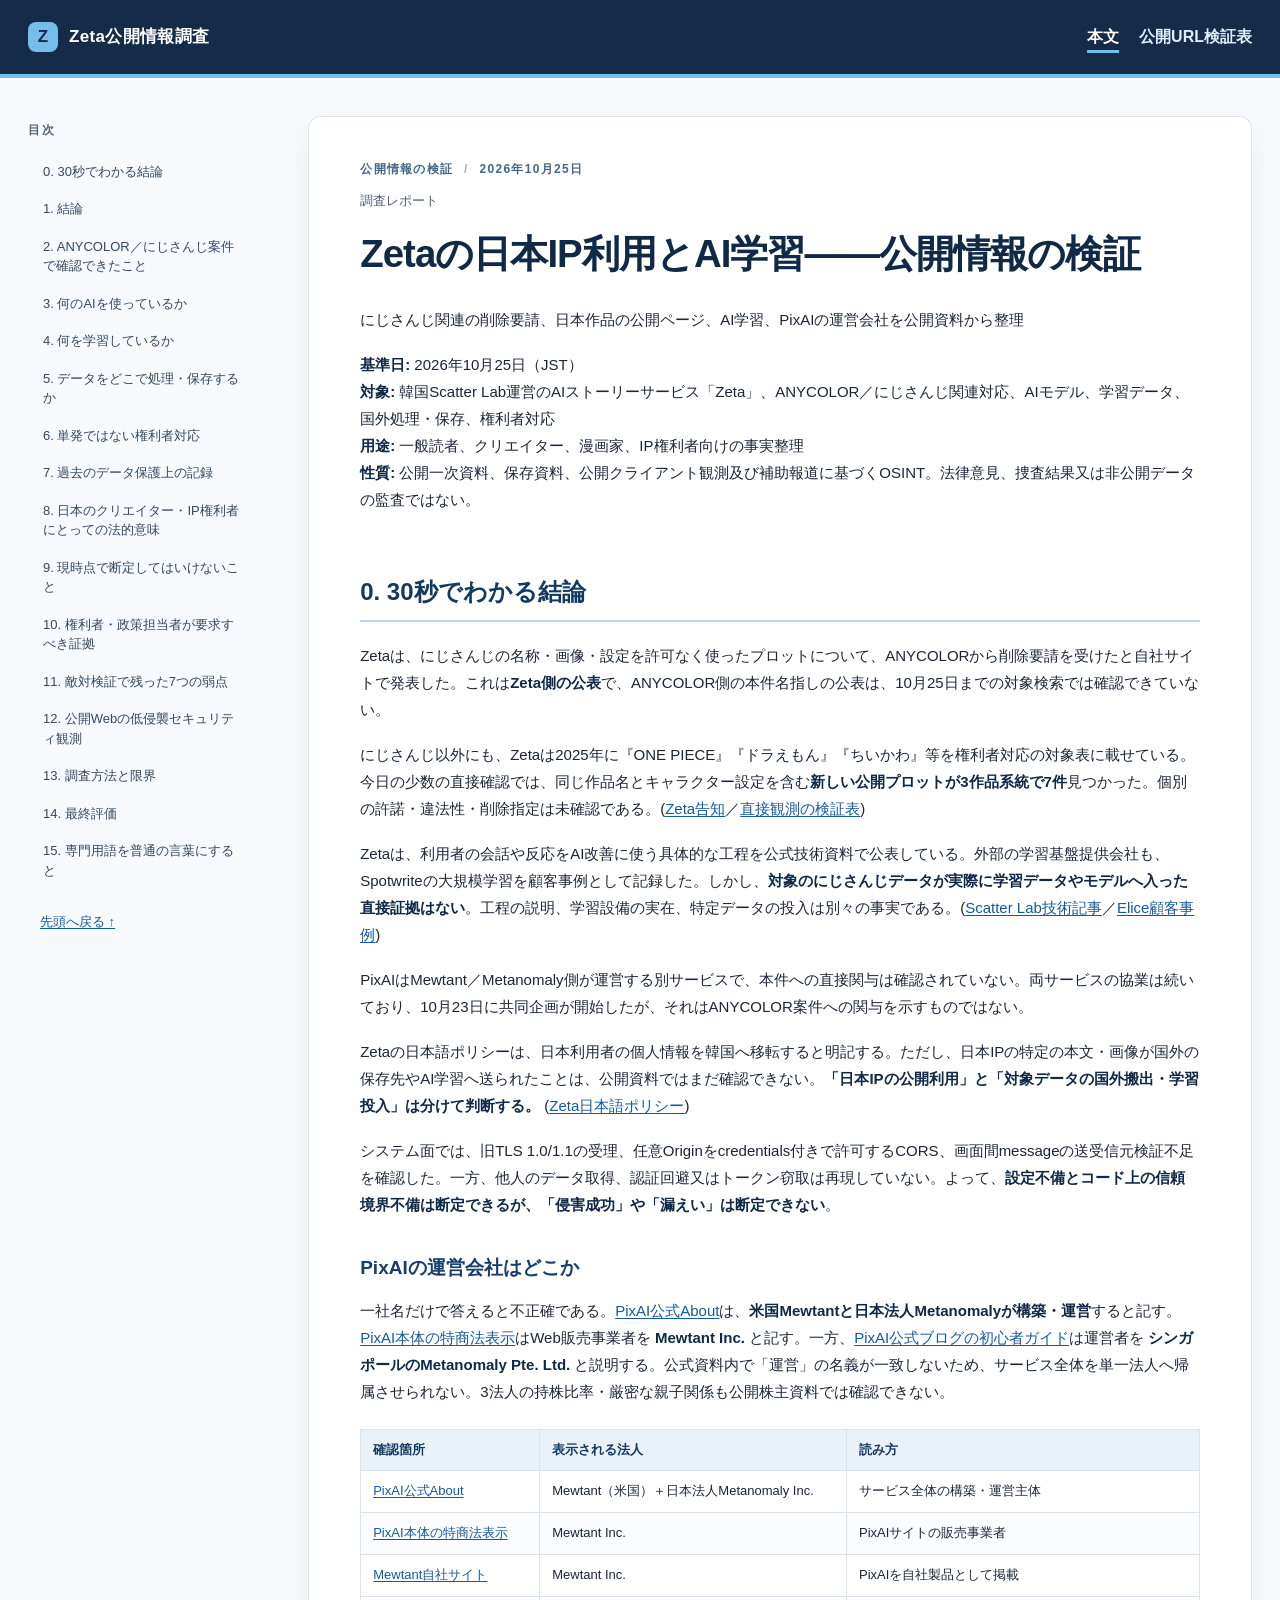
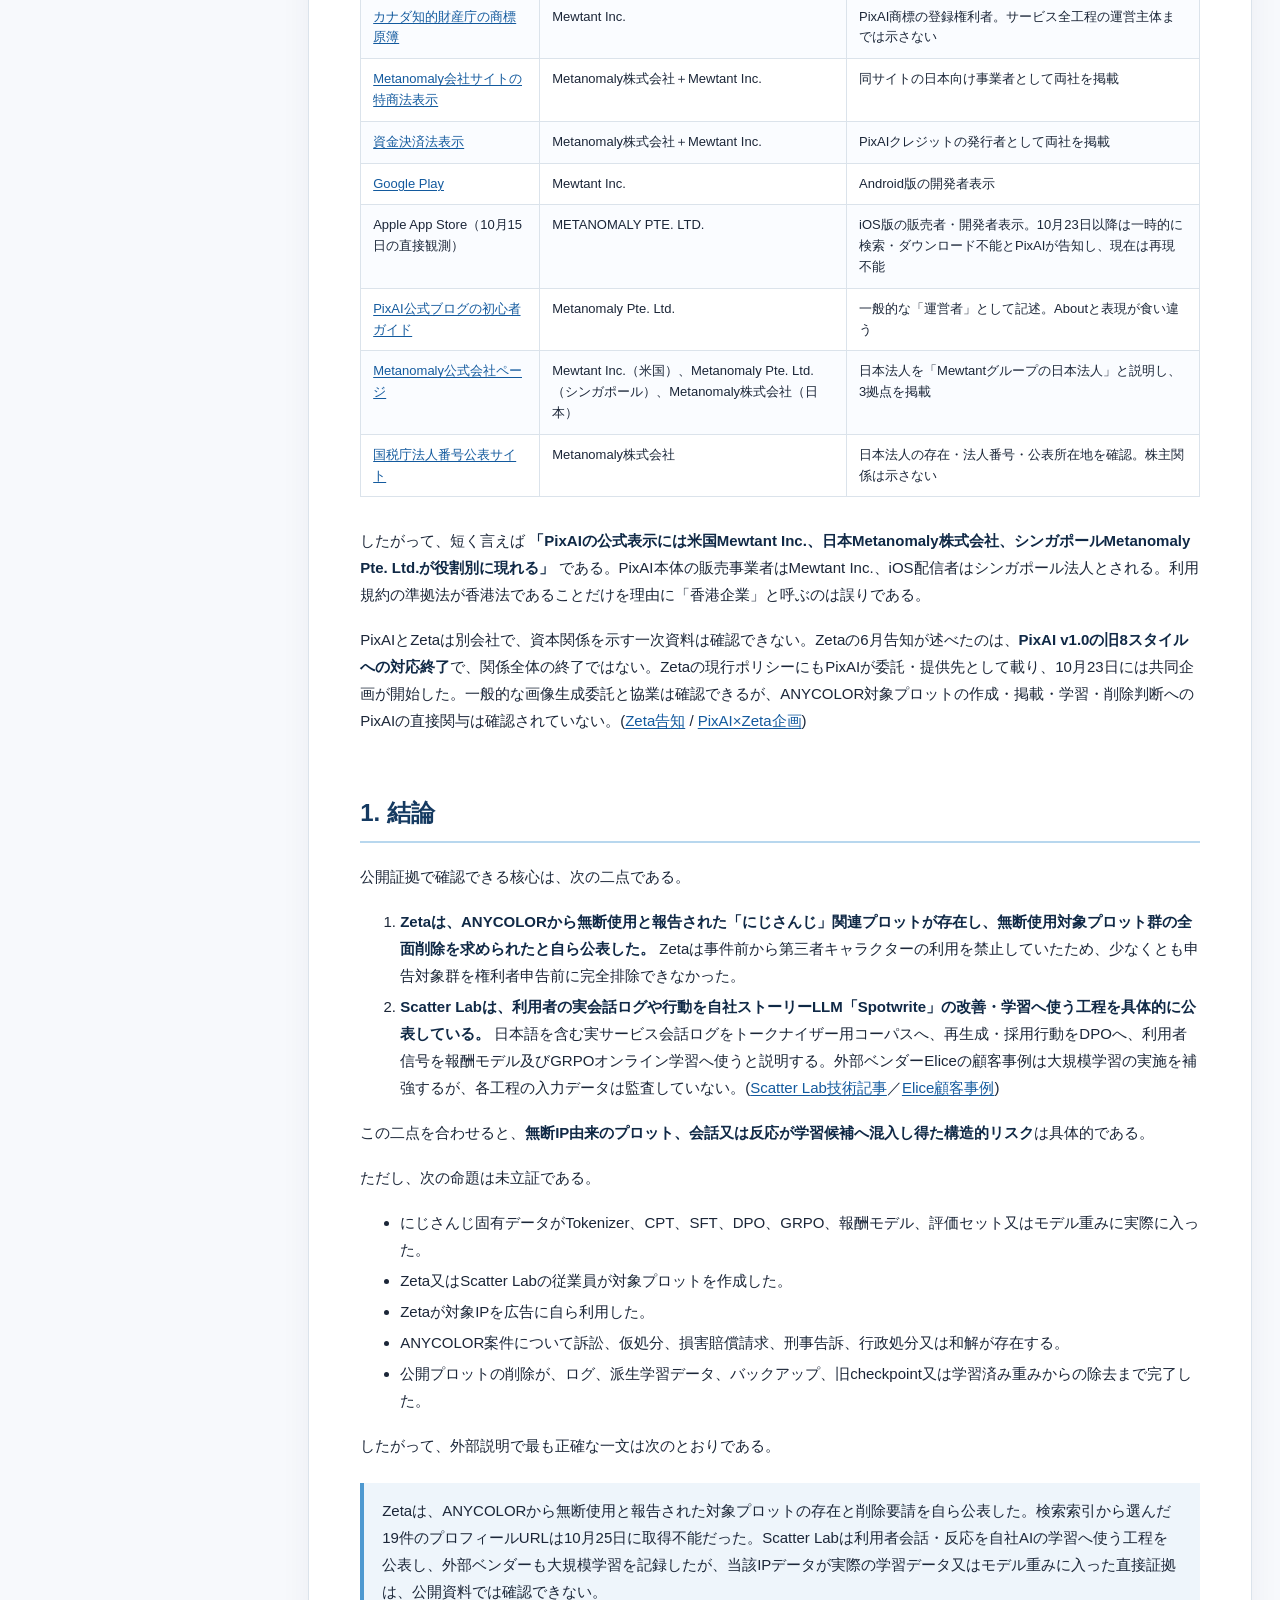
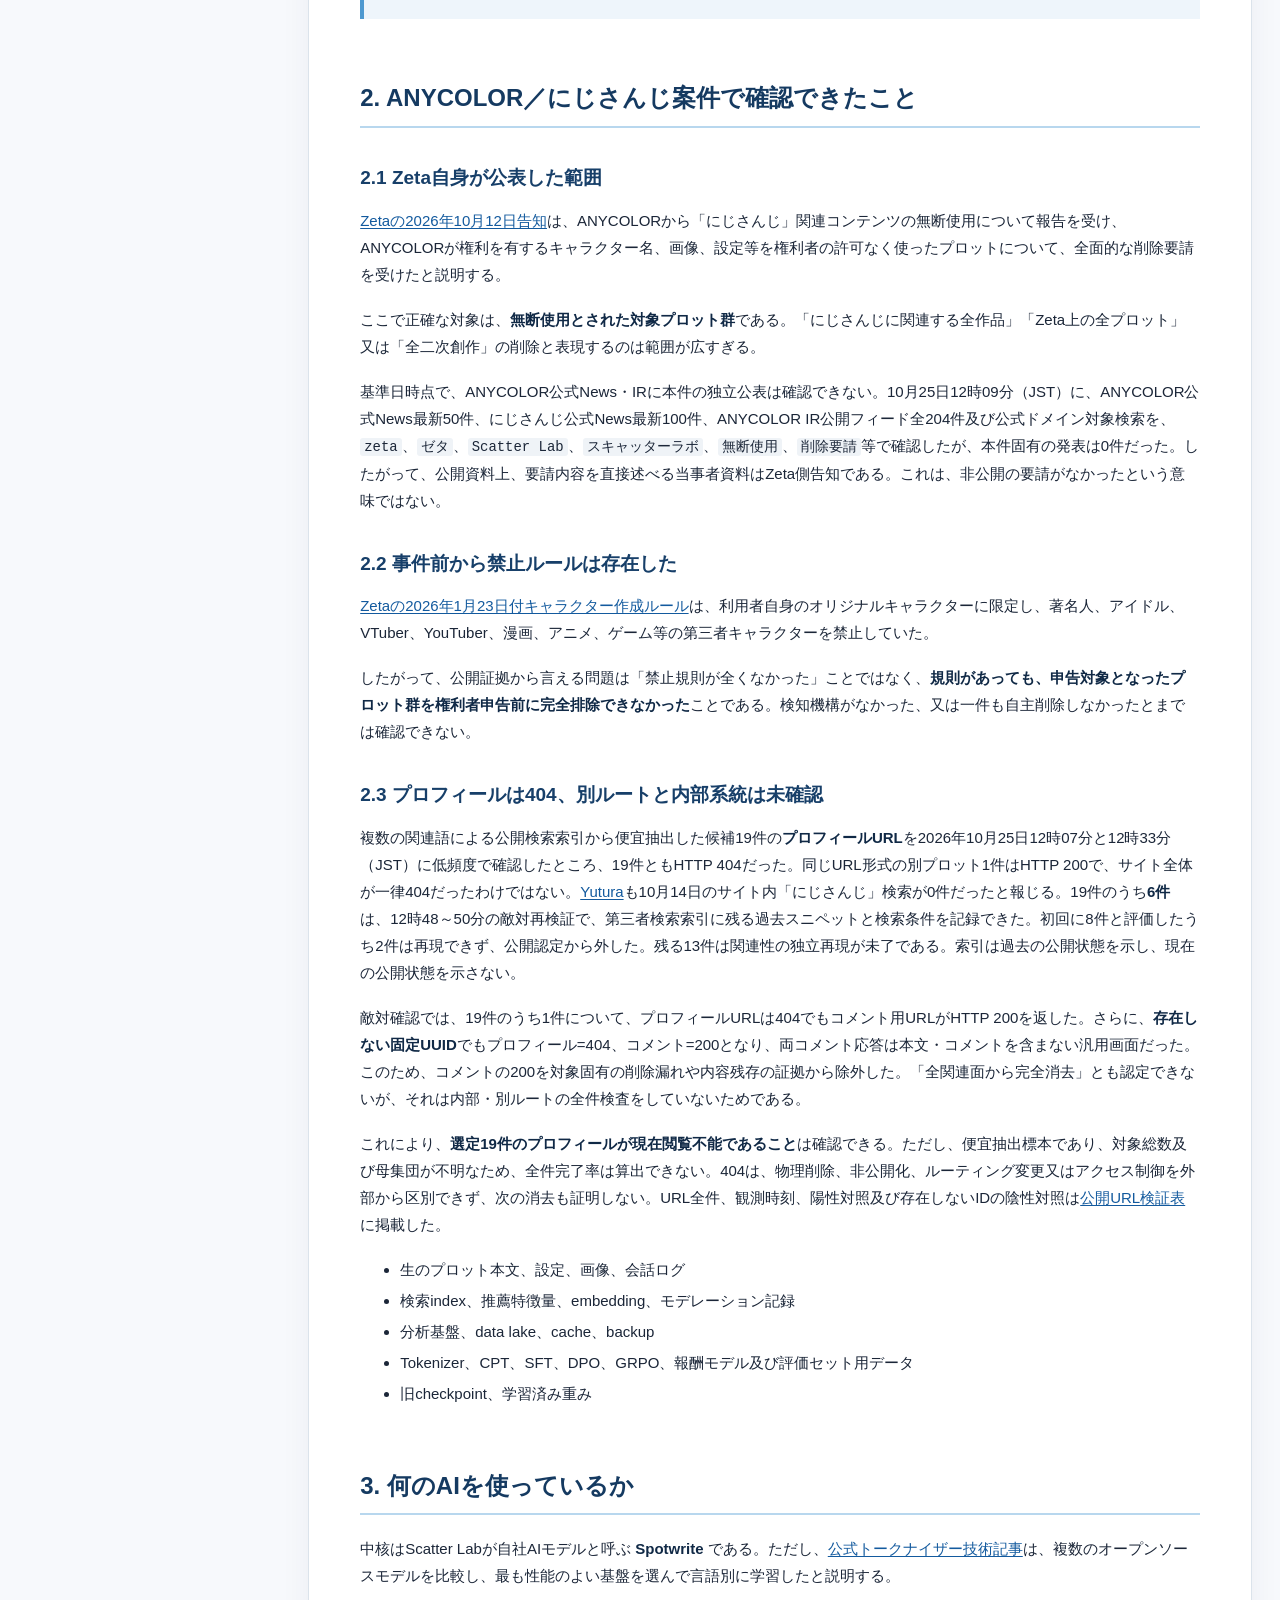
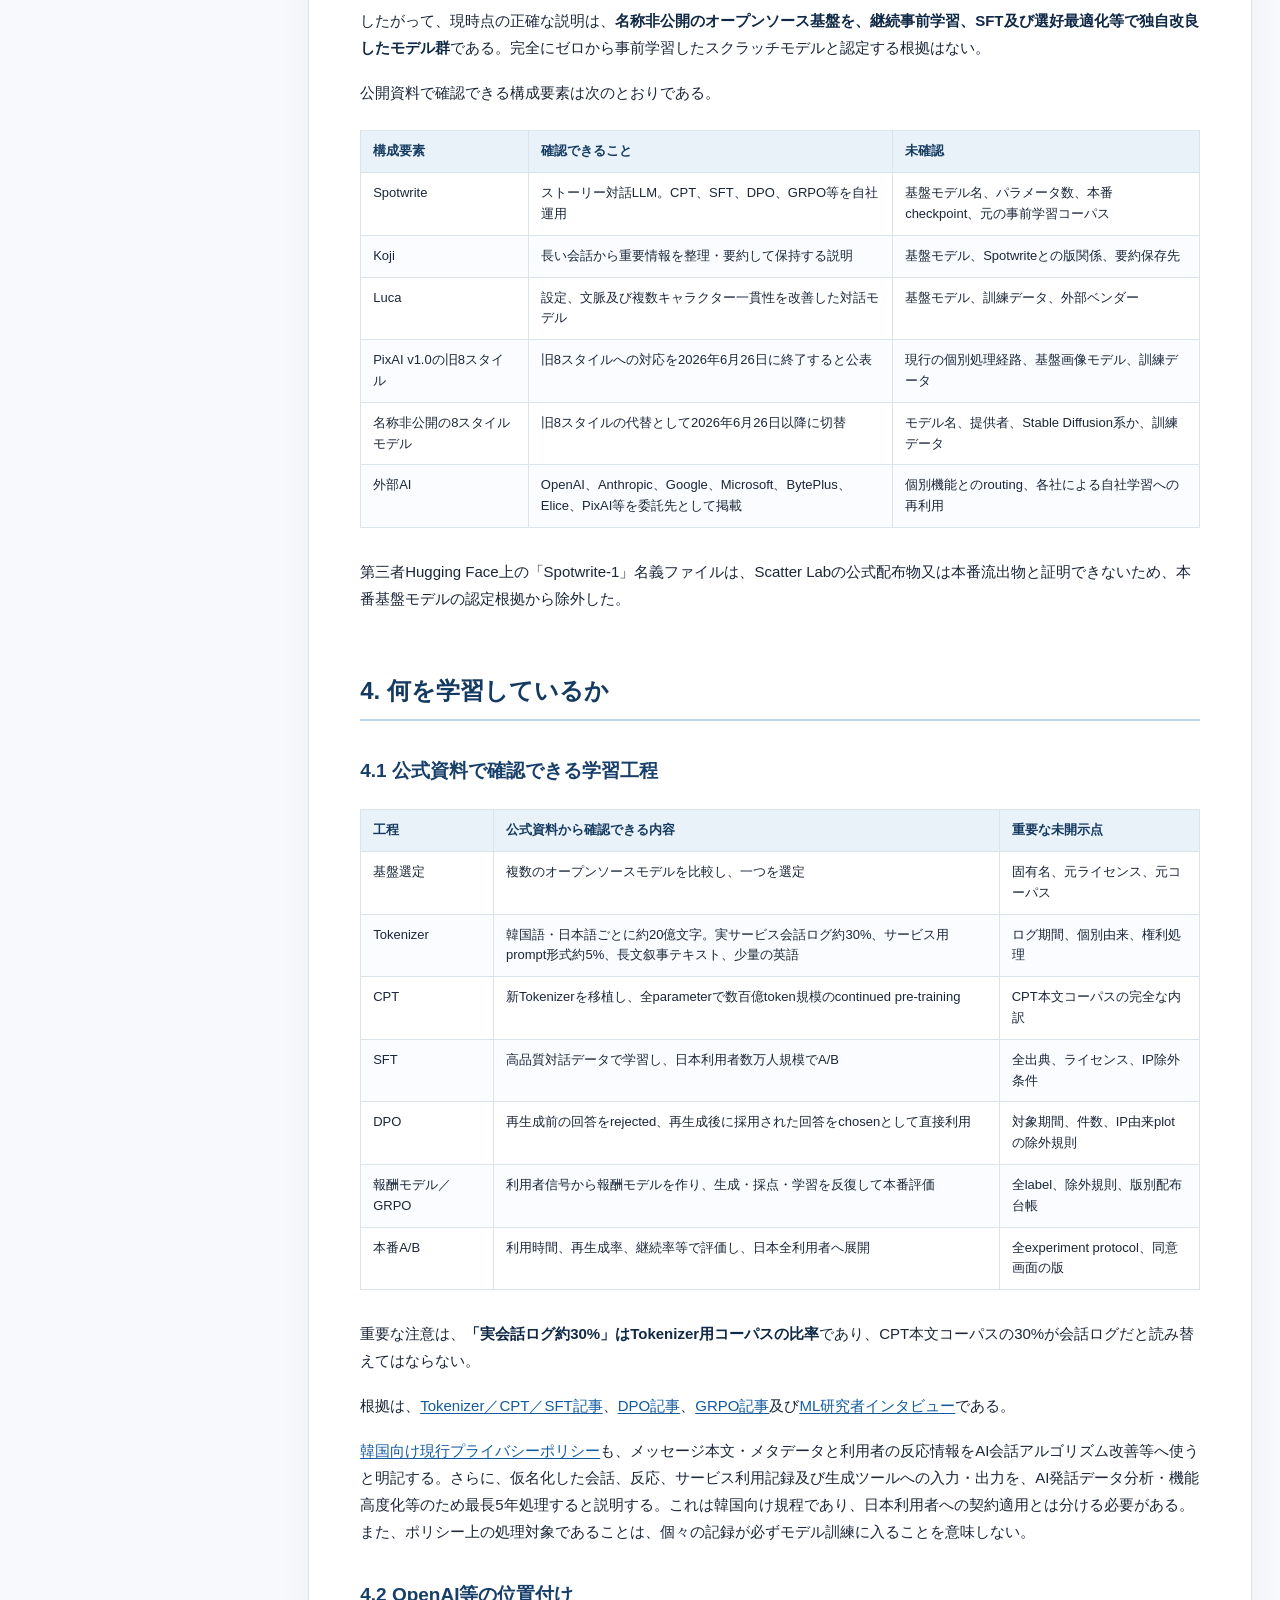
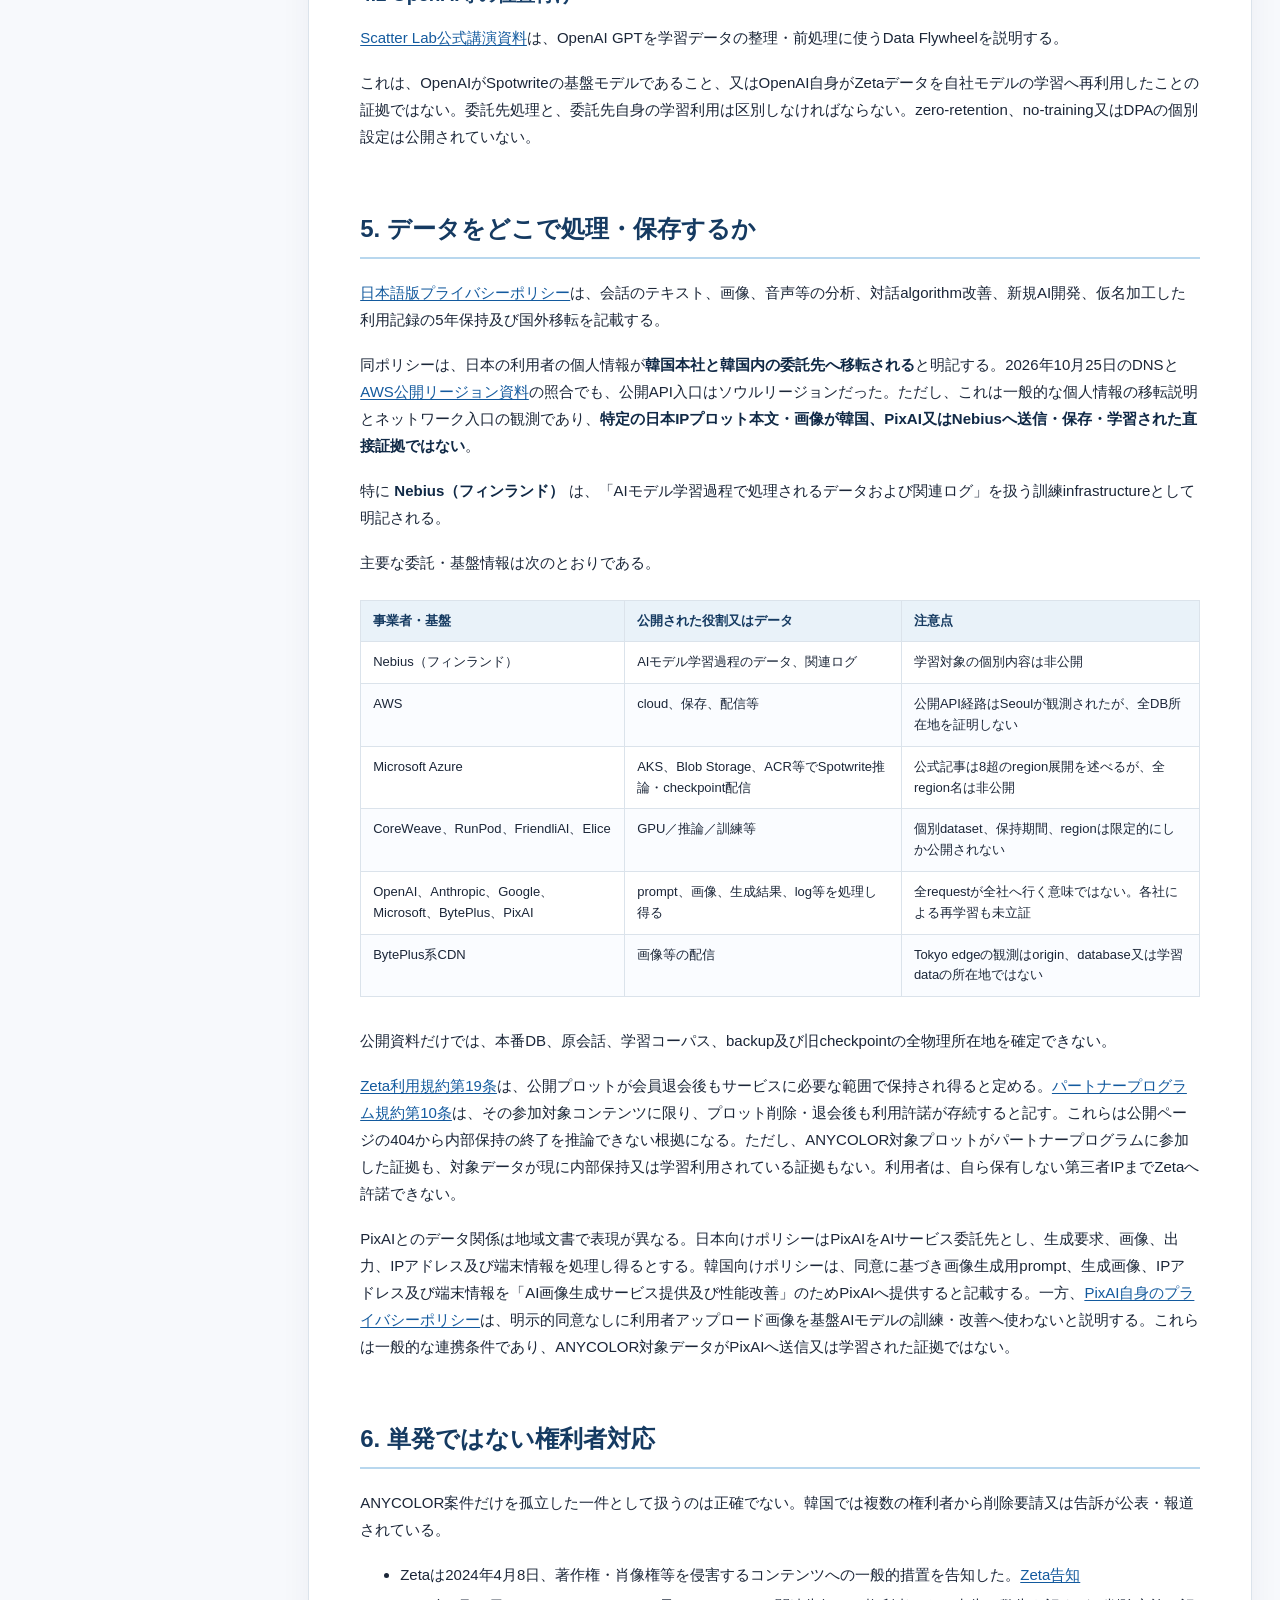
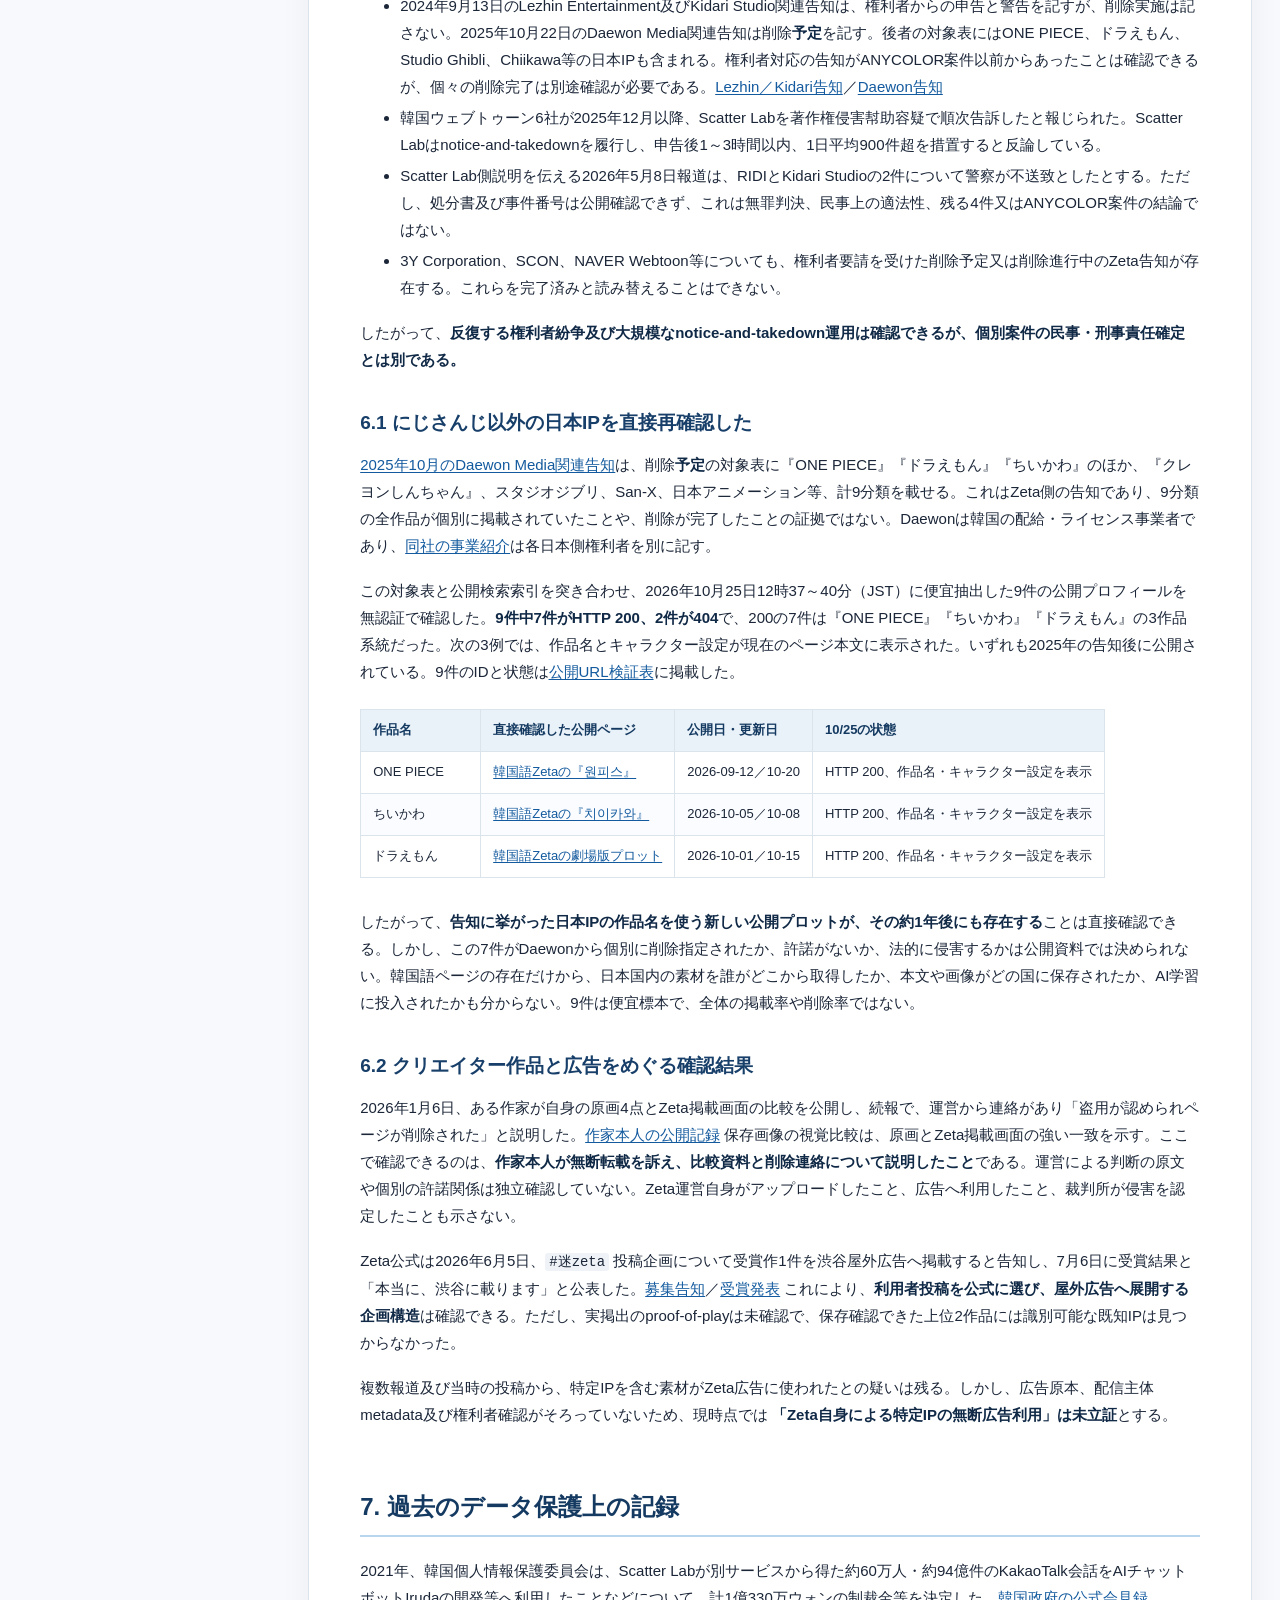
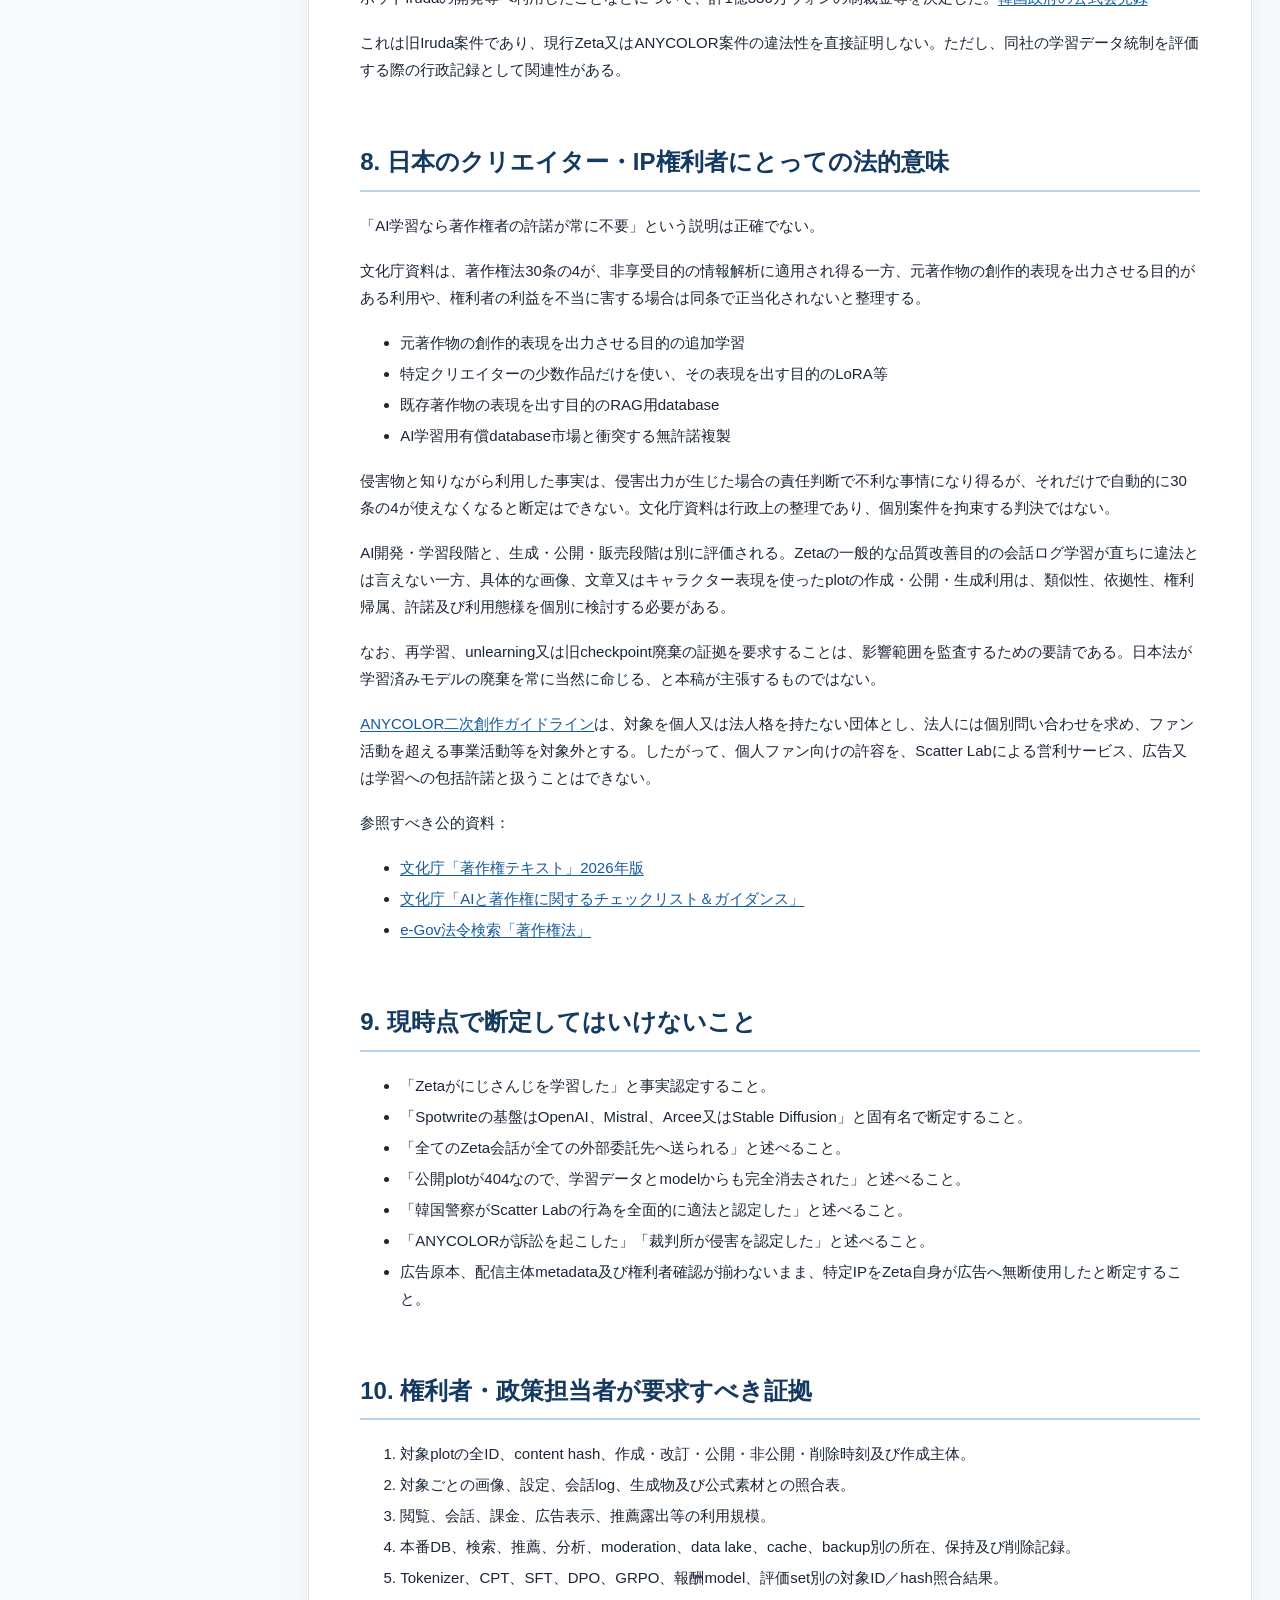
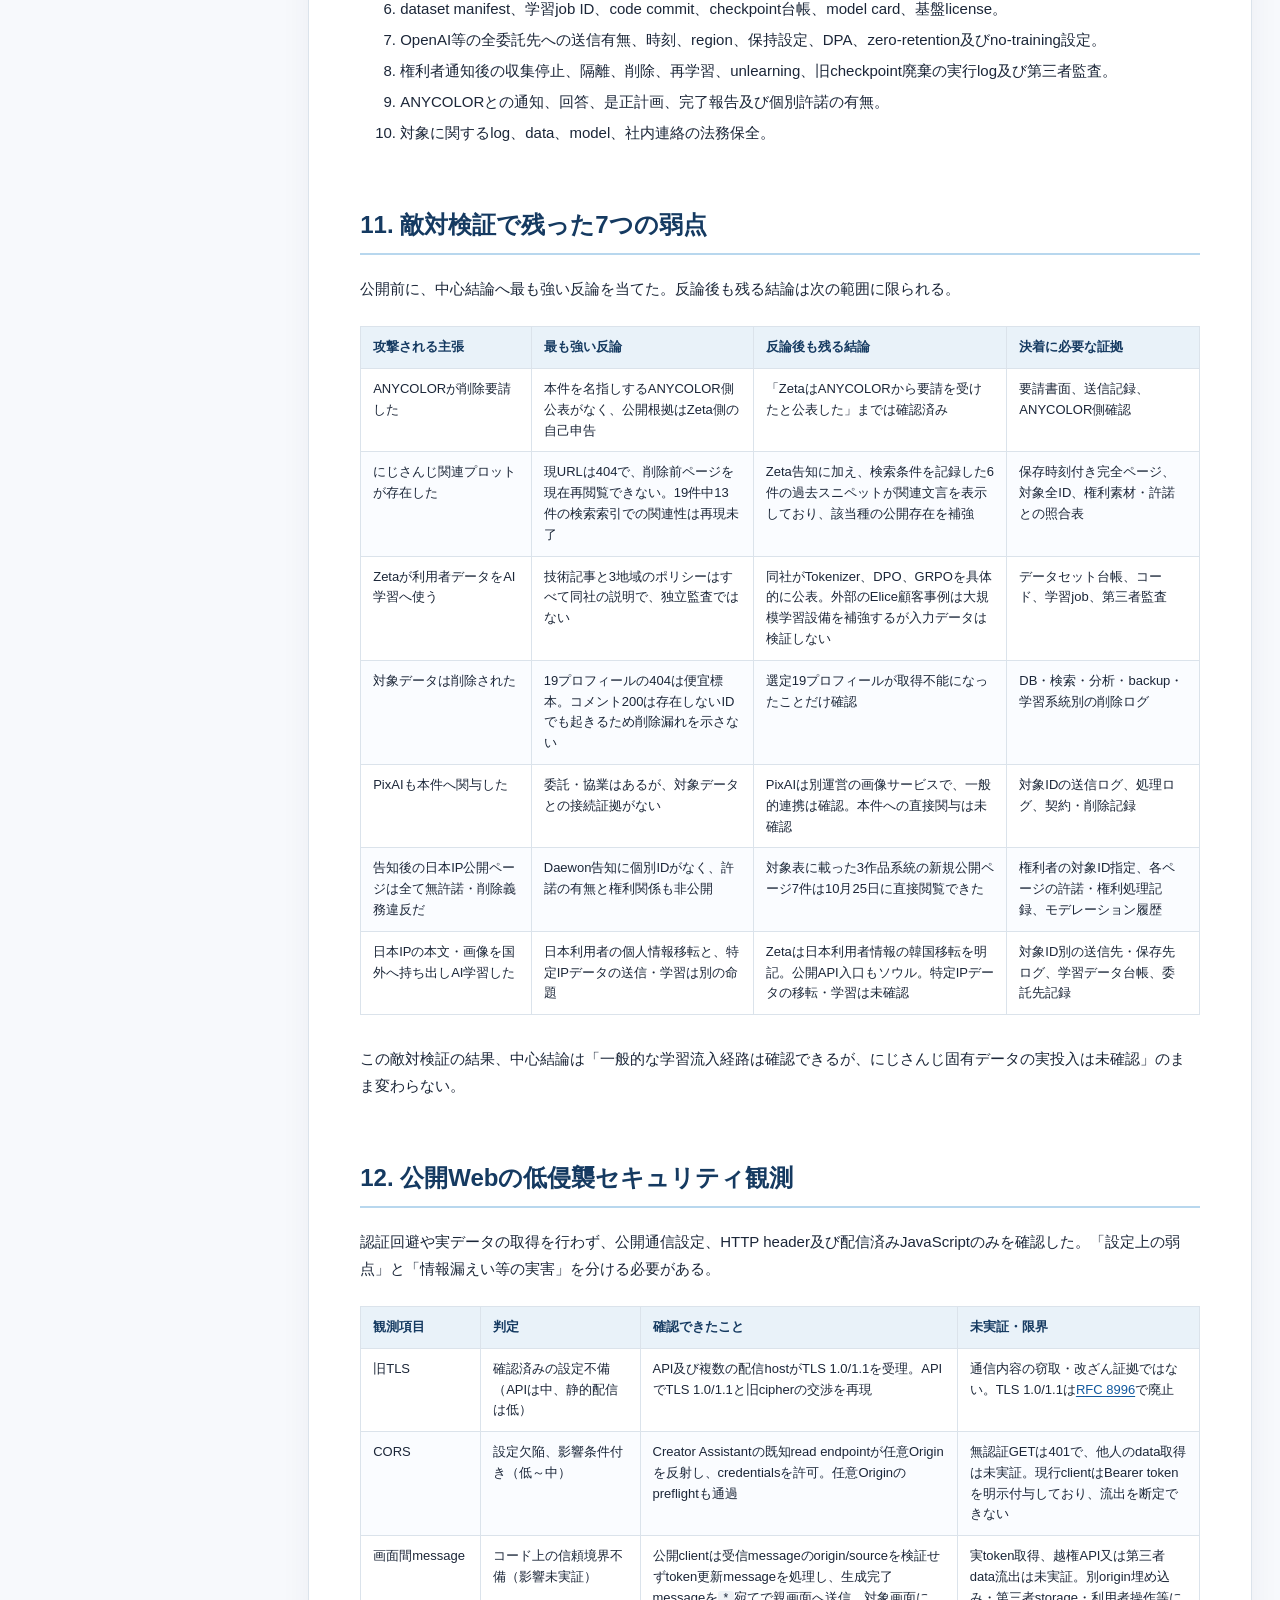
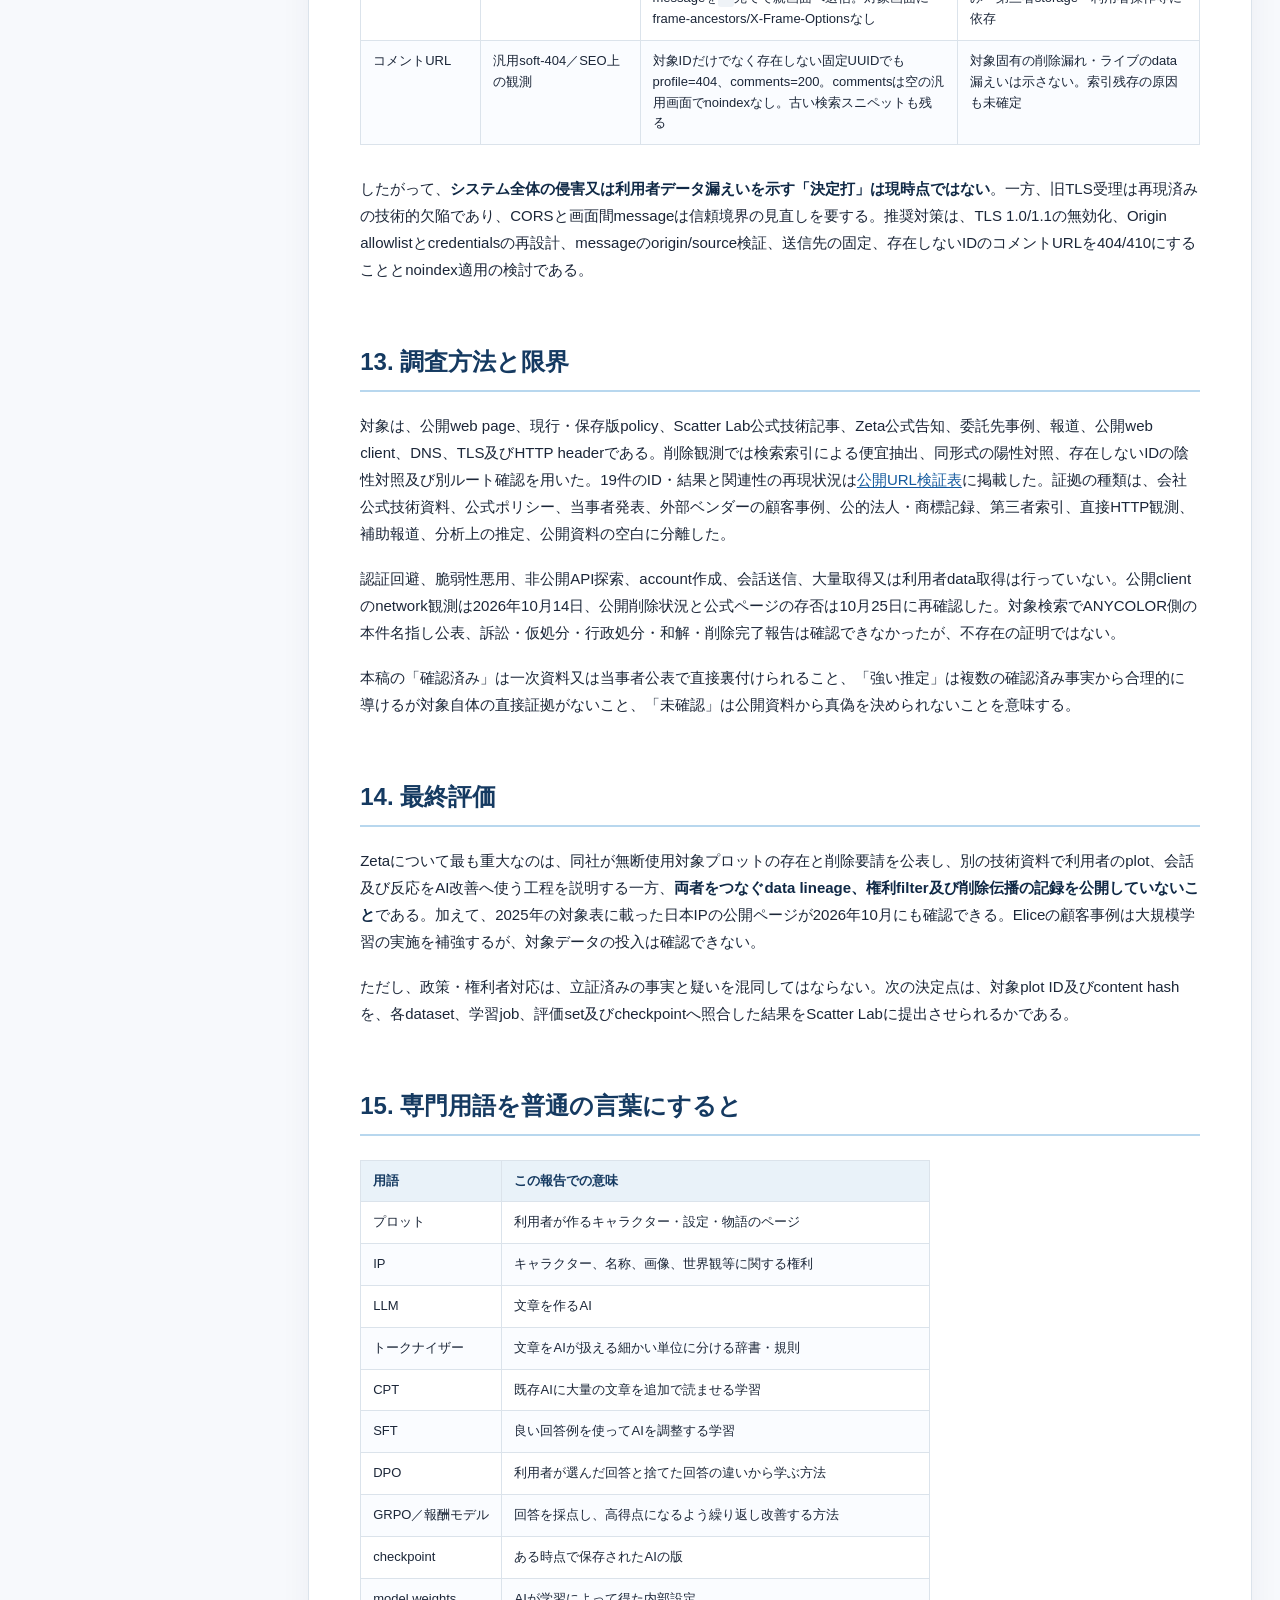
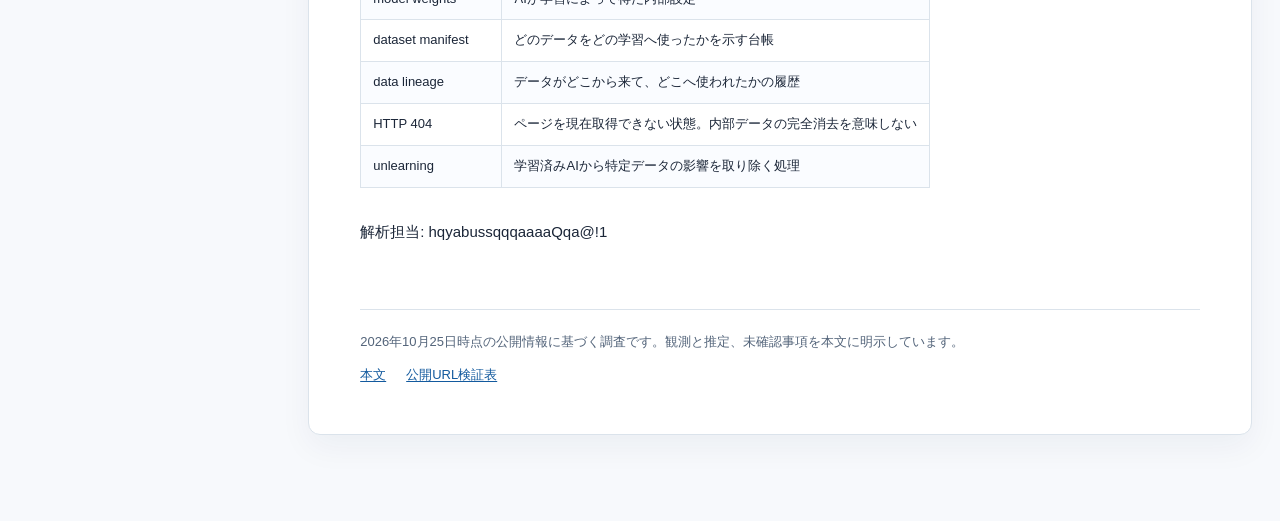
<file: index.html>
<!doctype html>
<html lang="ja">
<head>
<meta charset="utf-8">
<meta name="viewport" content="width=device-width,initial-scale=1">
<meta name="description" content="Zetaの日本IP利用とAI学習について、公開資料・直接観測・未確認事項を区別した調査レポート。">
<meta http-equiv="Content-Security-Policy" content="default-src 'none'; style-src 'self'; img-src 'self' data:; base-uri 'none'; form-action 'none'">
<title>Zetaの日本IP利用とAI学習――公開情報の検証 | Zeta公開情報調査</title>
<link rel="stylesheet" href="site.css">
</head>
<body>
<a class="skip-link" href="#main">本文へ</a>
<header class="site-header"><div class="header-inner"><div class="brand"><span class="brand-mark" aria-hidden="true">Z</span><span>Zeta公開情報調査</span></div><nav class="top-nav" aria-label="ページ"><a aria-current="page" href="./">本文</a><a href="verification.html">公開URL検証表</a></nav></div></header>
<div class="page-shell">
<aside class="sidebar" aria-label="目次"><div class="sidebar-inner"><p class="sidebar-label">目次</p><nav><a href="#section-1">0. 30秒でわかる結論</a>
<a href="#section-2">1. 結論</a>
<a href="#section-3">2. ANYCOLOR／にじさんじ案件で確認できたこと</a>
<a href="#section-4">3. 何のAIを使っているか</a>
<a href="#section-5">4. 何を学習しているか</a>
<a href="#section-6">5. データをどこで処理・保存するか</a>
<a href="#section-7">6. 単発ではない権利者対応</a>
<a href="#section-8">7. 過去のデータ保護上の記録</a>
<a href="#section-9">8. 日本のクリエイター・IP権利者にとっての法的意味</a>
<a href="#section-10">9. 現時点で断定してはいけないこと</a>
<a href="#section-11">10. 権利者・政策担当者が要求すべき証拠</a>
<a href="#section-12">11. 敵対検証で残った7つの弱点</a>
<a href="#section-13">12. 公開Webの低侵襲セキュリティ観測</a>
<a href="#section-14">13. 調査方法と限界</a>
<a href="#section-15">14. 最終評価</a>
<a href="#section-16">15. 専門用語を普通の言葉にすると</a></nav><a class="back-top" href="#title">先頭へ戻る ↑</a></div></aside>
<main id="main"><div class="eyebrow">公開情報の検証 <span aria-hidden="true">/</span> 2026年10月25日</div><p class="page-kind">調査レポート</p><details class="mobile-toc"><summary>目次を開く</summary><nav><a href="#section-1">0. 30秒でわかる結論</a>
<a href="#section-2">1. 結論</a>
<a href="#section-3">2. ANYCOLOR／にじさんじ案件で確認できたこと</a>
<a href="#section-4">3. 何のAIを使っているか</a>
<a href="#section-5">4. 何を学習しているか</a>
<a href="#section-6">5. データをどこで処理・保存するか</a>
<a href="#section-7">6. 単発ではない権利者対応</a>
<a href="#section-8">7. 過去のデータ保護上の記録</a>
<a href="#section-9">8. 日本のクリエイター・IP権利者にとっての法的意味</a>
<a href="#section-10">9. 現時点で断定してはいけないこと</a>
<a href="#section-11">10. 権利者・政策担当者が要求すべき証拠</a>
<a href="#section-12">11. 敵対検証で残った7つの弱点</a>
<a href="#section-13">12. 公開Webの低侵襲セキュリティ観測</a>
<a href="#section-14">13. 調査方法と限界</a>
<a href="#section-15">14. 最終評価</a>
<a href="#section-16">15. 専門用語を普通の言葉にすると</a></nav></details><article class="report-body"><h1 id="title">Zetaの日本IP利用とAI学習――公開情報の検証</h1>
<p>にじさんじ関連の削除要請、日本作品の公開ページ、AI学習、PixAIの運営会社を公開資料から整理</p>
<p><strong>基準日:</strong> 2026年10月25日（JST）<br><strong>対象:</strong> 韓国Scatter Lab運営のAIストーリーサービス「Zeta」、ANYCOLOR／にじさんじ関連対応、AIモデル、学習データ、国外処理・保存、権利者対応<br><strong>用途:</strong> 一般読者、クリエイター、漫画家、IP権利者向けの事実整理<br><strong>性質:</strong> 公開一次資料、保存資料、公開クライアント観測及び補助報道に基づくOSINT。法律意見、捜査結果又は非公開データの監査ではない。</p>
<h2 id="section-1">0. 30秒でわかる結論</h2>
<p>Zetaは、にじさんじの名称・画像・設定を許可なく使ったプロットについて、ANYCOLORから削除要請を受けたと自社サイトで発表した。これは<strong>Zeta側の公表</strong>で、ANYCOLOR側の本件名指しの公表は、10月25日までの対象検索では確認できていない。</p>
<p>にじさんじ以外にも、Zetaは2025年に『ONE PIECE』『ドラえもん』『ちいかわ』等を権利者対応の対象表に載せている。今日の少数の直接確認では、同じ作品名とキャラクター設定を含む<strong>新しい公開プロットが3作品系統で7件</strong>見つかった。個別の許諾・違法性・削除指定は未確認である。(<a href="https://zeta-ai.io/ko/announcements/5578">Zeta告知</a>／<a href="verification.html">直接観測の検証表</a>)</p>
<p>Zetaは、利用者の会話や反応をAI改善に使う具体的な工程を公式技術資料で公表している。外部の学習基盤提供会社も、Spotwriteの大規模学習を顧客事例として記録した。しかし、<strong>対象のにじさんじデータが実際に学習データやモデルへ入った直接証拠はない</strong>。工程の説明、学習設備の実在、特定データの投入は別々の事実である。(<a href="https://blog.scatterlab.co.kr/tokenizer-281373">Scatter Lab技術記事</a>／<a href="https://elice.io/ko/resources/case-study/scatterlab">Elice顧客事例</a>)</p>
<p>PixAIはMewtant／Metanomaly側が運営する別サービスで、本件への直接関与は確認されていない。両サービスの協業は続いており、10月23日に共同企画が開始したが、それはANYCOLOR案件への関与を示すものではない。</p>
<p>Zetaの日本語ポリシーは、日本利用者の個人情報を韓国へ移転すると明記する。ただし、日本IPの特定の本文・画像が国外の保存先やAI学習へ送られたことは、公開資料ではまだ確認できない。<strong>「日本IPの公開利用」と「対象データの国外搬出・学習投入」は分けて判断する。</strong> (<a href="https://zeta-ai.io/ja/policy/privacy">Zeta日本語ポリシー</a>)</p>
<p>システム面では、旧TLS 1.0/1.1の受理、任意Originをcredentials付きで許可するCORS、画面間messageの送受信元検証不足を確認した。一方、他人のデータ取得、認証回避又はトークン窃取は再現していない。よって、<strong>設定不備とコード上の信頼境界不備は断定できるが、「侵害成功」や「漏えい」は断定できない</strong>。</p>
<h3 id="subsection-1">PixAIの運営会社はどこか</h3>
<p>一社名だけで答えると不正確である。<a href="https://pixai.art/about">PixAI公式About</a>は、<strong>米国Mewtantと日本法人Metanomalyが構築・運営</strong>すると記す。<a href="https://pixai.art/legal">PixAI本体の特商法表示</a>はWeb販売事業者を <strong>Mewtant Inc.</strong> と記す。一方、<a href="https://blog.pixai.art/en/how-to-use-pixai-guide/">PixAI公式ブログの初心者ガイド</a>は運営者を <strong>シンガポールのMetanomaly Pte. Ltd.</strong> と説明する。公式資料内で「運営」の名義が一致しないため、サービス全体を単一法人へ帰属させられない。3法人の持株比率・厳密な親子関係も公開株主資料では確認できない。</p>
<table>
<thead>
<tr>
<th>確認箇所</th>
<th>表示される法人</th>
<th>読み方</th>
</tr>
</thead>
<tbody><tr>
<td><a href="https://pixai.art/about">PixAI公式About</a></td>
<td>Mewtant（米国）＋日本法人Metanomaly Inc.</td>
<td>サービス全体の構築・運営主体</td>
</tr>
<tr>
<td><a href="https://pixai.art/legal">PixAI本体の特商法表示</a></td>
<td>Mewtant Inc.</td>
<td>PixAIサイトの販売事業者</td>
</tr>
<tr>
<td><a href="https://mewtant.io/">Mewtant自社サイト</a></td>
<td>Mewtant Inc.</td>
<td>PixAIを自社製品として掲載</td>
</tr>
<tr>
<td><a href="https://ised-isde.canada.ca/cipo/trademark-search/pdf/2292278?lang=eng">カナダ知的財産庁の商標原簿</a></td>
<td>Mewtant Inc.</td>
<td>PixAI商標の登録権利者。サービス全工程の運営主体までは示さない</td>
</tr>
<tr>
<td><a href="https://metanomaly.co.jp/legal/law">Metanomaly会社サイトの特商法表示</a></td>
<td>Metanomaly株式会社＋Mewtant Inc.</td>
<td>同サイトの日本向け事業者として両社を掲載</td>
</tr>
<tr>
<td><a href="https://metanomaly.co.jp/legal/payment">資金決済法表示</a></td>
<td>Metanomaly株式会社＋Mewtant Inc.</td>
<td>PixAIクレジットの発行者として両社を掲載</td>
</tr>
<tr>
<td><a href="https://play.google.com/store/apps/details?id=io.mewtant.pixaiart">Google Play</a></td>
<td>Mewtant Inc.</td>
<td>Android版の開発者表示</td>
</tr>
<tr>
<td>Apple App Store（10月15日の直接観測）</td>
<td>METANOMALY PTE. LTD.</td>
<td>iOS版の販売者・開発者表示。10月23日以降は一時的に検索・ダウンロード不能とPixAIが告知し、現在は再現不能</td>
</tr>
<tr>
<td><a href="https://blog.pixai.art/en/how-to-use-pixai-guide/">PixAI公式ブログの初心者ガイド</a></td>
<td>Metanomaly Pte. Ltd.</td>
<td>一般的な「運営者」として記述。Aboutと表現が食い違う</td>
</tr>
<tr>
<td><a href="https://metanomaly.co.jp/">Metanomaly公式会社ページ</a></td>
<td>Mewtant Inc.（米国）、Metanomaly Pte. Ltd.（シンガポール）、Metanomaly株式会社（日本）</td>
<td>日本法人を「Mewtantグループの日本法人」と説明し、3拠点を掲載</td>
</tr>
<tr>
<td><a href="https://www.houjin-bangou.nta.go.jp/henkorireki-johoto.html?selHouzinNo=9011001159717">国税庁法人番号公表サイト</a></td>
<td>Metanomaly株式会社</td>
<td>日本法人の存在・法人番号・公表所在地を確認。株主関係は示さない</td>
</tr>
</tbody></table>
<p>したがって、短く言えば <strong>「PixAIの公式表示には米国Mewtant Inc.、日本Metanomaly株式会社、シンガポールMetanomaly Pte. Ltd.が役割別に現れる」</strong> である。PixAI本体の販売事業者はMewtant Inc.、iOS配信者はシンガポール法人とされる。利用規約の準拠法が香港法であることだけを理由に「香港企業」と呼ぶのは誤りである。</p>
<p>PixAIとZetaは別会社で、資本関係を示す一次資料は確認できない。Zetaの6月告知が述べたのは、<strong>PixAI v1.0の旧8スタイルへの対応終了</strong>で、関係全体の終了ではない。Zetaの現行ポリシーにもPixAIが委託・提供先として載り、10月23日には共同企画が開始した。一般的な画像生成委託と協業は確認できるが、ANYCOLOR対象プロットの作成・掲載・学習・削除判断へのPixAIの直接関与は確認されていない。(<a href="https://zeta-ai.io/en/announcements/11353">Zeta告知</a> / <a href="https://pixai.art/news/2070237630720406633">PixAI×Zeta企画</a>)</p>
<h2 id="section-2">1. 結論</h2>
<p>公開証拠で確認できる核心は、次の二点である。</p>
<ol>
<li><strong>Zetaは、ANYCOLORから無断使用と報告された「にじさんじ」関連プロットが存在し、無断使用対象プロット群の全面削除を求められたと自ら公表した。</strong> Zetaは事件前から第三者キャラクターの利用を禁止していたため、少なくとも申告対象群を権利者申告前に完全排除できなかった。</li>
<li><strong>Scatter Labは、利用者の実会話ログや行動を自社ストーリーLLM「Spotwrite」の改善・学習へ使う工程を具体的に公表している。</strong> 日本語を含む実サービス会話ログをトークナイザー用コーパスへ、再生成・採用行動をDPOへ、利用者信号を報酬モデル及びGRPOオンライン学習へ使うと説明する。外部ベンダーEliceの顧客事例は大規模学習の実施を補強するが、各工程の入力データは監査していない。(<a href="https://blog.scatterlab.co.kr/tokenizer-281373">Scatter Lab技術記事</a>／<a href="https://elice.io/ko/resources/case-study/scatterlab">Elice顧客事例</a>)</li>
</ol>
<p>この二点を合わせると、<strong>無断IP由来のプロット、会話又は反応が学習候補へ混入し得た構造的リスク</strong>は具体的である。</p>
<p>ただし、次の命題は未立証である。</p>
<ul>
<li>にじさんじ固有データがTokenizer、CPT、SFT、DPO、GRPO、報酬モデル、評価セット又はモデル重みに実際に入った。</li>
<li>Zeta又はScatter Labの従業員が対象プロットを作成した。</li>
<li>Zetaが対象IPを広告に自ら利用した。</li>
<li>ANYCOLOR案件について訴訟、仮処分、損害賠償請求、刑事告訴、行政処分又は和解が存在する。</li>
<li>公開プロットの削除が、ログ、派生学習データ、バックアップ、旧checkpoint又は学習済み重みからの除去まで完了した。</li>
</ul>
<p>したがって、外部説明で最も正確な一文は次のとおりである。</p>
<blockquote>
<p>Zetaは、ANYCOLORから無断使用と報告された対象プロットの存在と削除要請を自ら公表した。検索索引から選んだ19件のプロフィールURLは10月25日に取得不能だった。Scatter Labは利用者会話・反応を自社AIの学習へ使う工程を公表し、外部ベンダーも大規模学習を記録したが、当該IPデータが実際の学習データ又はモデル重みに入った直接証拠は、公開資料では確認できない。</p>
</blockquote>
<h2 id="section-3">2. ANYCOLOR／にじさんじ案件で確認できたこと</h2>
<h3 id="subsection-2">2.1 Zeta自身が公表した範囲</h3>
<p><a href="https://zeta-ai.io/ja/announcements/13366">Zetaの2026年10月12日告知</a>は、ANYCOLORから「にじさんじ」関連コンテンツの無断使用について報告を受け、ANYCOLORが権利を有するキャラクター名、画像、設定等を権利者の許可なく使ったプロットについて、全面的な削除要請を受けたと説明する。</p>
<p>ここで正確な対象は、<strong>無断使用とされた対象プロット群</strong>である。「にじさんじに関連する全作品」「Zeta上の全プロット」又は「全二次創作」の削除と表現するのは範囲が広すぎる。</p>
<p>基準日時点で、ANYCOLOR公式News・IRに本件の独立公表は確認できない。10月25日12時09分（JST）に、ANYCOLOR公式News最新50件、にじさんじ公式News最新100件、ANYCOLOR IR公開フィード全204件及び公式ドメイン対象検索を、<code>zeta</code>、<code>ゼタ</code>、<code>Scatter Lab</code>、<code>スキャッターラボ</code>、<code>無断使用</code>、<code>削除要請</code>等で確認したが、本件固有の発表は0件だった。したがって、公開資料上、要請内容を直接述べる当事者資料はZeta側告知である。これは、非公開の要請がなかったという意味ではない。</p>
<h3 id="subsection-3">2.2 事件前から禁止ルールは存在した</h3>
<p><a href="https://zeta-ai.io/ja/announcements/8119">Zetaの2026年1月23日付キャラクター作成ルール</a>は、利用者自身のオリジナルキャラクターに限定し、著名人、アイドル、VTuber、YouTuber、漫画、アニメ、ゲーム等の第三者キャラクターを禁止していた。</p>
<p>したがって、公開証拠から言える問題は「禁止規則が全くなかった」ことではなく、<strong>規則があっても、申告対象となったプロット群を権利者申告前に完全排除できなかった</strong>ことである。検知機構がなかった、又は一件も自主削除しなかったとまでは確認できない。</p>
<h3 id="subsection-4">2.3 プロフィールは404、別ルートと内部系統は未確認</h3>
<p>複数の関連語による公開検索索引から便宜抽出した候補19件の<strong>プロフィールURL</strong>を2026年10月25日12時07分と12時33分（JST）に低頻度で確認したところ、19件ともHTTP 404だった。同じURL形式の別プロット1件はHTTP 200で、サイト全体が一律404だったわけではない。<a href="https://yutura.net/news/archives/167075">Yutura</a>も10月14日のサイト内「にじさんじ」検索が0件だったと報じる。19件のうち<strong>6件</strong>は、12時48～50分の敵対再検証で、第三者検索索引に残る過去スニペットと検索条件を記録できた。初回に8件と評価したうち2件は再現できず、公開認定から外した。残る13件は関連性の独立再現が未了である。索引は過去の公開状態を示し、現在の公開状態を示さない。</p>
<p>敵対確認では、19件のうち1件について、プロフィールURLは404でもコメント用URLがHTTP 200を返した。さらに、<strong>存在しない固定UUID</strong>でもプロフィール=404、コメント=200となり、両コメント応答は本文・コメントを含まない汎用画面だった。このため、コメントの200を対象固有の削除漏れや内容残存の証拠から除外した。「全関連面から完全消去」とも認定できないが、それは内部・別ルートの全件検査をしていないためである。</p>
<p>これにより、<strong>選定19件のプロフィールが現在閲覧不能であること</strong>は確認できる。ただし、便宜抽出標本であり、対象総数及び母集団が不明なため、全件完了率は算出できない。404は、物理削除、非公開化、ルーティング変更又はアクセス制御を外部から区別できず、次の消去も証明しない。URL全件、観測時刻、陽性対照及び存在しないIDの陰性対照は<a href="verification.html">公開URL検証表</a>に掲載した。</p>
<ul>
<li>生のプロット本文、設定、画像、会話ログ</li>
<li>検索index、推薦特徴量、embedding、モデレーション記録</li>
<li>分析基盤、data lake、cache、backup</li>
<li>Tokenizer、CPT、SFT、DPO、GRPO、報酬モデル及び評価セット用データ</li>
<li>旧checkpoint、学習済み重み</li>
</ul>
<h2 id="section-4">3. 何のAIを使っているか</h2>
<p>中核はScatter Labが自社AIモデルと呼ぶ <strong>Spotwrite</strong> である。ただし、<a href="https://blog.scatterlab.co.kr/tokenizer-281373">公式トークナイザー技術記事</a>は、複数のオープンソースモデルを比較し、最も性能のよい基盤を選んで言語別に学習したと説明する。</p>
<p>したがって、現時点の正確な説明は、<strong>名称非公開のオープンソース基盤を、継続事前学習、SFT及び選好最適化等で独自改良したモデル群</strong>である。完全にゼロから事前学習したスクラッチモデルと認定する根拠はない。</p>
<p>公開資料で確認できる構成要素は次のとおりである。</p>
<table>
<thead>
<tr>
<th>構成要素</th>
<th>確認できること</th>
<th>未確認</th>
</tr>
</thead>
<tbody><tr>
<td>Spotwrite</td>
<td>ストーリー対話LLM。CPT、SFT、DPO、GRPO等を自社運用</td>
<td>基盤モデル名、パラメータ数、本番checkpoint、元の事前学習コーパス</td>
</tr>
<tr>
<td>Koji</td>
<td>長い会話から重要情報を整理・要約して保持する説明</td>
<td>基盤モデル、Spotwriteとの版関係、要約保存先</td>
</tr>
<tr>
<td>Luca</td>
<td>設定、文脈及び複数キャラクター一貫性を改善した対話モデル</td>
<td>基盤モデル、訓練データ、外部ベンダー</td>
</tr>
<tr>
<td>PixAI v1.0の旧8スタイル</td>
<td>旧8スタイルへの対応を2026年6月26日に終了すると公表</td>
<td>現行の個別処理経路、基盤画像モデル、訓練データ</td>
</tr>
<tr>
<td>名称非公開の8スタイルモデル</td>
<td>旧8スタイルの代替として2026年6月26日以降に切替</td>
<td>モデル名、提供者、Stable Diffusion系か、訓練データ</td>
</tr>
<tr>
<td>外部AI</td>
<td>OpenAI、Anthropic、Google、Microsoft、BytePlus、Elice、PixAI等を委託先として掲載</td>
<td>個別機能とのrouting、各社による自社学習への再利用</td>
</tr>
</tbody></table>
<p>第三者Hugging Face上の「Spotwrite-1」名義ファイルは、Scatter Labの公式配布物又は本番流出物と証明できないため、本番基盤モデルの認定根拠から除外した。</p>
<h2 id="section-5">4. 何を学習しているか</h2>
<h3 id="subsection-5">4.1 公式資料で確認できる学習工程</h3>
<table>
<thead>
<tr>
<th>工程</th>
<th>公式資料から確認できる内容</th>
<th>重要な未開示点</th>
</tr>
</thead>
<tbody><tr>
<td>基盤選定</td>
<td>複数のオープンソースモデルを比較し、一つを選定</td>
<td>固有名、元ライセンス、元コーパス</td>
</tr>
<tr>
<td>Tokenizer</td>
<td>韓国語・日本語ごとに約20億文字。実サービス会話ログ約30%、サービス用prompt形式約5%、長文叙事テキスト、少量の英語</td>
<td>ログ期間、個別由来、権利処理</td>
</tr>
<tr>
<td>CPT</td>
<td>新Tokenizerを移植し、全parameterで数百億token規模のcontinued pre-training</td>
<td>CPT本文コーパスの完全な内訳</td>
</tr>
<tr>
<td>SFT</td>
<td>高品質対話データで学習し、日本利用者数万人規模でA/B</td>
<td>全出典、ライセンス、IP除外条件</td>
</tr>
<tr>
<td>DPO</td>
<td>再生成前の回答をrejected、再生成後に採用された回答をchosenとして直接利用</td>
<td>対象期間、件数、IP由来plotの除外規則</td>
</tr>
<tr>
<td>報酬モデル／GRPO</td>
<td>利用者信号から報酬モデルを作り、生成・採点・学習を反復して本番評価</td>
<td>全label、除外規則、版別配布台帳</td>
</tr>
<tr>
<td>本番A/B</td>
<td>利用時間、再生成率、継続率等で評価し、日本全利用者へ展開</td>
<td>全experiment protocol、同意画面の版</td>
</tr>
</tbody></table>
<p>重要な注意は、<strong>「実会話ログ約30%」はTokenizer用コーパスの比率</strong>であり、CPT本文コーパスの30%が会話ログだと読み替えてはならない。</p>
<p>根拠は、<a href="https://blog.scatterlab.co.kr/tokenizer-281373">Tokenizer／CPT／SFT記事</a>、<a href="https://blog.scatterlab.co.kr/%EC%9C%A0%EC%A0%80%EC%99%80-%ED%95%A8%EA%BB%98-%EB%A7%8C%EB%93%9C%EB%8A%94-llm-%EC%A0%9C%ED%83%80%EC%97%90-preference-optimization-%EB%8F%84%EC%9E%85%ED%95%98%EA%B8%B0-172134">DPO記事</a>、<a href="https://blog.scatterlab.co.kr/%EC%9C%A0%EC%A0%80%EC%99%80-%ED%95%A8%EA%BB%98-%EB%A7%8C%EB%93%9C%EB%8A%94-llm-2%ED%8E%B8-%EC%A0%9C%ED%83%80%EC%97%90-online-learning-%EB%8F%84%EC%9E%85%ED%95%98%EA%B8%B0-196476">GRPO記事</a>及び<a href="https://blog.scatterlab.co.kr/interview-mlresearch">ML研究者インタビュー</a>である。</p>
<p><a href="https://zeta-ai.io/ko/policy/privacy">韓国向け現行プライバシーポリシー</a>も、メッセージ本文・メタデータと利用者の反応情報をAI会話アルゴリズム改善等へ使うと明記する。さらに、仮名化した会話、反応、サービス利用記録及び生成ツールへの入力・出力を、AI発話データ分析・機能高度化等のため最長5年処理すると説明する。これは韓国向け規程であり、日本利用者への契約適用とは分ける必要がある。また、ポリシー上の処理対象であることは、個々の記録が必ずモデル訓練に入ることを意味しない。</p>
<h3 id="subsection-6">4.2 OpenAI等の位置付け</h3>
<p><a href="https://speakerdeck.com/scatterlab/zeta-introduction">Scatter Lab公式講演資料</a>は、OpenAI GPTを学習データの整理・前処理に使うData Flywheelを説明する。</p>
<p>これは、OpenAIがSpotwriteの基盤モデルであること、又はOpenAI自身がZetaデータを自社モデルの学習へ再利用したことの証拠ではない。委託先処理と、委託先自身の学習利用は区別しなければならない。zero-retention、no-training又はDPAの個別設定は公開されていない。</p>
<h2 id="section-6">5. データをどこで処理・保存するか</h2>
<p><a href="https://zeta-ai.io/ja/policy/privacy">日本語版プライバシーポリシー</a>は、会話のテキスト、画像、音声等の分析、対話algorithm改善、新規AI開発、仮名加工した利用記録の5年保持及び国外移転を記載する。</p>
<p>同ポリシーは、日本の利用者の個人情報が<strong>韓国本社と韓国内の委託先へ移転される</strong>と明記する。2026年10月25日のDNSと<a href="https://docs.aws.amazon.com/global-infrastructure/latest/regions/aws-regions.html">AWS公開リージョン資料</a>の照合でも、公開API入口はソウルリージョンだった。ただし、これは一般的な個人情報の移転説明とネットワーク入口の観測であり、<strong>特定の日本IPプロット本文・画像が韓国、PixAI又はNebiusへ送信・保存・学習された直接証拠ではない</strong>。</p>
<p>特に <strong>Nebius（フィンランド）</strong> は、「AIモデル学習過程で処理されるデータおよび関連ログ」を扱う訓練infrastructureとして明記される。</p>
<p>主要な委託・基盤情報は次のとおりである。</p>
<table>
<thead>
<tr>
<th>事業者・基盤</th>
<th>公開された役割又はデータ</th>
<th>注意点</th>
</tr>
</thead>
<tbody><tr>
<td>Nebius（フィンランド）</td>
<td>AIモデル学習過程のデータ、関連ログ</td>
<td>学習対象の個別内容は非公開</td>
</tr>
<tr>
<td>AWS</td>
<td>cloud、保存、配信等</td>
<td>公開API経路はSeoulが観測されたが、全DB所在地を証明しない</td>
</tr>
<tr>
<td>Microsoft Azure</td>
<td>AKS、Blob Storage、ACR等でSpotwrite推論・checkpoint配信</td>
<td>公式記事は8超のregion展開を述べるが、全region名は非公開</td>
</tr>
<tr>
<td>CoreWeave、RunPod、FriendliAI、Elice</td>
<td>GPU／推論／訓練等</td>
<td>個別dataset、保持期間、regionは限定的にしか公開されない</td>
</tr>
<tr>
<td>OpenAI、Anthropic、Google、Microsoft、BytePlus、PixAI</td>
<td>prompt、画像、生成結果、log等を処理し得る</td>
<td>全requestが全社へ行く意味ではない。各社による再学習も未立証</td>
</tr>
<tr>
<td>BytePlus系CDN</td>
<td>画像等の配信</td>
<td>Tokyo edgeの観測はorigin、database又は学習dataの所在地ではない</td>
</tr>
</tbody></table>
<p>公開資料だけでは、本番DB、原会話、学習コーパス、backup及び旧checkpointの全物理所在地を確定できない。</p>
<p><a href="https://zeta-ai.io/ja/policy/terms">Zeta利用規約第19条</a>は、公開プロットが会員退会後もサービスに必要な範囲で保持され得ると定める。<a href="https://zeta-ai.io/ja/policy/partner">パートナープログラム規約第10条</a>は、その参加対象コンテンツに限り、プロット削除・退会後も利用許諾が存続すると記す。これらは公開ページの404から内部保持の終了を推論できない根拠になる。ただし、ANYCOLOR対象プロットがパートナープログラムに参加した証拠も、対象データが現に内部保持又は学習利用されている証拠もない。利用者は、自ら保有しない第三者IPまでZetaへ許諾できない。</p>
<p>PixAIとのデータ関係は地域文書で表現が異なる。日本向けポリシーはPixAIをAIサービス委託先とし、生成要求、画像、出力、IPアドレス及び端末情報を処理し得るとする。韓国向けポリシーは、同意に基づき画像生成用prompt、生成画像、IPアドレス及び端末情報を「AI画像生成サービス提供及び性能改善」のためPixAIへ提供すると記載する。一方、<a href="https://pixai.art/privacy">PixAI自身のプライバシーポリシー</a>は、明示的同意なしに利用者アップロード画像を基盤AIモデルの訓練・改善へ使わないと説明する。これらは一般的な連携条件であり、ANYCOLOR対象データがPixAIへ送信又は学習された証拠ではない。</p>
<h2 id="section-7">6. 単発ではない権利者対応</h2>
<p>ANYCOLOR案件だけを孤立した一件として扱うのは正確でない。韓国では複数の権利者から削除要請又は告訴が公表・報道されている。</p>
<ul>
<li>Zetaは2024年4月8日、著作権・肖像権等を侵害するコンテンツへの一般的措置を告知した。<a href="https://zeta-ai.io/ko/announcements/34">Zeta告知</a></li>
<li>2024年9月13日のLezhin Entertainment及びKidari Studio関連告知は、権利者からの申告と警告を記すが、削除実施は記さない。2025年10月22日のDaewon Media関連告知は削除<strong>予定</strong>を記す。後者の対象表にはONE PIECE、ドラえもん、Studio Ghibli、Chiikawa等の日本IPも含まれる。権利者対応の告知がANYCOLOR案件以前からあったことは確認できるが、個々の削除完了は別途確認が必要である。<a href="https://zeta-ai.io/ko/announcements/266">Lezhin／Kidari告知</a>／<a href="https://zeta-ai.io/ko/announcements/5578">Daewon告知</a></li>
<li>韓国ウェブトゥーン6社が2025年12月以降、Scatter Labを著作権侵害幇助容疑で順次告訴したと報じられた。Scatter Labはnotice-and-takedownを履行し、申告後1～3時間以内、1日平均900件超を措置すると反論している。</li>
<li>Scatter Lab側説明を伝える2026年5月8日報道は、RIDIとKidari Studioの2件について警察が不送致としたとする。ただし、処分書及び事件番号は公開確認できず、これは無罪判決、民事上の適法性、残る4件又はANYCOLOR案件の結論ではない。</li>
<li>3Y Corporation、SCON、NAVER Webtoon等についても、権利者要請を受けた削除予定又は削除進行中のZeta告知が存在する。これらを完了済みと読み替えることはできない。</li>
</ul>
<p>したがって、<strong>反復する権利者紛争及び大規模なnotice-and-takedown運用は確認できるが、個別案件の民事・刑事責任確定とは別である。</strong></p>
<h3 id="subsection-7">6.1 にじさんじ以外の日本IPを直接再確認した</h3>
<p><a href="https://zeta-ai.io/ko/announcements/5578">2025年10月のDaewon Media関連告知</a>は、削除<strong>予定</strong>の対象表に『ONE PIECE』『ドラえもん』『ちいかわ』のほか、『クレヨンしんちゃん』、スタジオジブリ、San-X、日本アニメーション等、計9分類を載せる。これはZeta側の告知であり、9分類の全作品が個別に掲載されていたことや、削除が完了したことの証拠ではない。Daewonは韓国の配給・ライセンス事業者であり、<a href="https://daewonmedia.com/en/business">同社の事業紹介</a>は各日本側権利者を別に記す。</p>
<p>この対象表と公開検索索引を突き合わせ、2026年10月25日12時37～40分（JST）に便宜抽出した9件の公開プロフィールを無認証で確認した。<strong>9件中7件がHTTP 200、2件が404</strong>で、200の7件は『ONE PIECE』『ちいかわ』『ドラえもん』の3作品系統だった。次の3例では、作品名とキャラクター設定が現在のページ本文に表示された。いずれも2025年の告知後に公開されている。9件のIDと状態は<a href="verification.html">公開URL検証表</a>に掲載した。</p>
<table>
<thead>
<tr>
<th>作品名</th>
<th>直接確認した公開ページ</th>
<th>公開日・更新日</th>
<th>10/25の状態</th>
</tr>
</thead>
<tbody><tr>
<td>ONE PIECE</td>
<td><a href="https://zeta-ai.io/ko/plots/649b355e-34eb-488f-8051-484ef3650b2c/profile">韓国語Zetaの『원피스』</a></td>
<td>2026-09-12／10-20</td>
<td>HTTP 200、作品名・キャラクター設定を表示</td>
</tr>
<tr>
<td>ちいかわ</td>
<td><a href="https://zeta-ai.io/ko/plots/aa616ee5-2427-4690-be08-0ebcb115ab66/profile">韓国語Zetaの『치이카와』</a></td>
<td>2026-10-05／10-08</td>
<td>HTTP 200、作品名・キャラクター設定を表示</td>
</tr>
<tr>
<td>ドラえもん</td>
<td><a href="https://zeta-ai.io/ko/plots/dcde79c5-befb-478b-9c95-9a504587dcf3/profile">韓国語Zetaの劇場版プロット</a></td>
<td>2026-10-01／10-15</td>
<td>HTTP 200、作品名・キャラクター設定を表示</td>
</tr>
</tbody></table>
<p>したがって、<strong>告知に挙がった日本IPの作品名を使う新しい公開プロットが、その約1年後にも存在する</strong>ことは直接確認できる。しかし、この7件がDaewonから個別に削除指定されたか、許諾がないか、法的に侵害するかは公開資料では決められない。韓国語ページの存在だけから、日本国内の素材を誰がどこから取得したか、本文や画像がどの国に保存されたか、AI学習に投入されたかも分からない。9件は便宜標本で、全体の掲載率や削除率ではない。</p>
<h3 id="subsection-8">6.2 クリエイター作品と広告をめぐる確認結果</h3>
<p>2026年1月6日、ある作家が自身の原画4点とZeta掲載画面の比較を公開し、続報で、運営から連絡があり「盗用が認められページが削除された」と説明した。<a href="https://x.com/i/status/2008479883333456255">作家本人の公開記録</a> 保存画像の視覚比較は、原画とZeta掲載画面の強い一致を示す。ここで確認できるのは、<strong>作家本人が無断転載を訴え、比較資料と削除連絡について説明したこと</strong>である。運営による判断の原文や個別の許諾関係は独立確認していない。Zeta運営自身がアップロードしたこと、広告へ利用したこと、裁判所が侵害を認定したことも示さない。</p>
<p>Zeta公式は2026年6月5日、<code>#迷zeta</code> 投稿企画について受賞作1件を渋谷屋外広告へ掲載すると告知し、7月6日に受賞結果と「本当に、渋谷に載ります」と公表した。<a href="https://x.com/i/status/2062807754201547016">募集告知</a>／<a href="https://x.com/i/status/2074010531309187265">受賞発表</a> これにより、<strong>利用者投稿を公式に選び、屋外広告へ展開する企画構造</strong>は確認できる。ただし、実掲出のproof-of-playは未確認で、保存確認できた上位2作品には識別可能な既知IPは見つからなかった。</p>
<p>複数報道及び当時の投稿から、特定IPを含む素材がZeta広告に使われたとの疑いは残る。しかし、広告原本、配信主体metadata及び権利者確認がそろっていないため、現時点では <strong>「Zeta自身による特定IPの無断広告利用」は未立証</strong>とする。</p>
<h2 id="section-8">7. 過去のデータ保護上の記録</h2>
<p>2021年、韓国個人情報保護委員会は、Scatter Labが別サービスから得た約60万人・約94億件のKakaoTalk会話をAIチャットボットIrudaの開発等へ利用したことなどについて、計1億330万ウォンの制裁金等を決定した。<a href="https://www.korea.kr/briefing/policyBriefingView.do?newsId=156449232">韓国政府の公式会見録</a></p>
<p>これは旧Iruda案件であり、現行Zeta又はANYCOLOR案件の違法性を直接証明しない。ただし、同社の学習データ統制を評価する際の行政記録として関連性がある。</p>
<h2 id="section-9">8. 日本のクリエイター・IP権利者にとっての法的意味</h2>
<p>「AI学習なら著作権者の許諾が常に不要」という説明は正確でない。</p>
<p>文化庁資料は、著作権法30条の4が、非享受目的の情報解析に適用され得る一方、元著作物の創作的表現を出力させる目的がある利用や、権利者の利益を不当に害する場合は同条で正当化されないと整理する。</p>
<ul>
<li>元著作物の創作的表現を出力させる目的の追加学習</li>
<li>特定クリエイターの少数作品だけを使い、その表現を出す目的のLoRA等</li>
<li>既存著作物の表現を出す目的のRAG用database</li>
<li>AI学習用有償database市場と衝突する無許諾複製</li>
</ul>
<p>侵害物と知りながら利用した事実は、侵害出力が生じた場合の責任判断で不利な事情になり得るが、それだけで自動的に30条の4が使えなくなると断定はできない。文化庁資料は行政上の整理であり、個別案件を拘束する判決ではない。</p>
<p>AI開発・学習段階と、生成・公開・販売段階は別に評価される。Zetaの一般的な品質改善目的の会話ログ学習が直ちに違法とは言えない一方、具体的な画像、文章又はキャラクター表現を使ったplotの作成・公開・生成利用は、類似性、依拠性、権利帰属、許諾及び利用態様を個別に検討する必要がある。</p>
<p>なお、再学習、unlearning又は旧checkpoint廃棄の証拠を要求することは、影響範囲を監査するための要請である。日本法が学習済みモデルの廃棄を常に当然に命じる、と本稿が主張するものではない。</p>
<p><a href="https://www.anycolor.co.jp/guidelines/">ANYCOLOR二次創作ガイドライン</a>は、対象を個人又は法人格を持たない団体とし、法人には個別問い合わせを求め、ファン活動を超える事業活動等を対象外とする。したがって、個人ファン向けの許容を、Scatter Labによる営利サービス、広告又は学習への包括許諾と扱うことはできない。</p>
<p>参照すべき公的資料：</p>
<ul>
<li><a href="https://www.bunka.go.jp/seisaku/chosakuken/seidokaisetsu/pdf/94388701_01.pdf">文化庁「著作権テキスト」2026年版</a></li>
<li><a href="https://www.bunka.go.jp/seisaku/chosakuken/pdf/94097701_01.pdf">文化庁「AIと著作権に関するチェックリスト＆ガイダンス」</a></li>
<li><a href="https://laws.e-gov.go.jp/law/345AC0000000048">e-Gov法令検索「著作権法」</a></li>
</ul>
<h2 id="section-10">9. 現時点で断定してはいけないこと</h2>
<ul>
<li>「Zetaがにじさんじを学習した」と事実認定すること。</li>
<li>「Spotwriteの基盤はOpenAI、Mistral、Arcee又はStable Diffusion」と固有名で断定すること。</li>
<li>「全てのZeta会話が全ての外部委託先へ送られる」と述べること。</li>
<li>「公開plotが404なので、学習データとmodelからも完全消去された」と述べること。</li>
<li>「韓国警察がScatter Labの行為を全面的に適法と認定した」と述べること。</li>
<li>「ANYCOLORが訴訟を起こした」「裁判所が侵害を認定した」と述べること。</li>
<li>広告原本、配信主体metadata及び権利者確認が揃わないまま、特定IPをZeta自身が広告へ無断使用したと断定すること。</li>
</ul>
<h2 id="section-11">10. 権利者・政策担当者が要求すべき証拠</h2>
<ol>
<li>対象plotの全ID、content hash、作成・改訂・公開・非公開・削除時刻及び作成主体。</li>
<li>対象ごとの画像、設定、会話log、生成物及び公式素材との照合表。</li>
<li>閲覧、会話、課金、広告表示、推薦露出等の利用規模。</li>
<li>本番DB、検索、推薦、分析、moderation、data lake、cache、backup別の所在、保持及び削除記録。</li>
<li>Tokenizer、CPT、SFT、DPO、GRPO、報酬model、評価set別の対象ID／hash照合結果。</li>
<li>dataset manifest、学習job ID、code commit、checkpoint台帳、model card、基盤license。</li>
<li>OpenAI等の全委託先への送信有無、時刻、region、保持設定、DPA、zero-retention及びno-training設定。</li>
<li>権利者通知後の収集停止、隔離、削除、再学習、unlearning、旧checkpoint廃棄の実行log及び第三者監査。</li>
<li>ANYCOLORとの通知、回答、是正計画、完了報告及び個別許諾の有無。</li>
<li>対象に関するlog、data、model、社内連絡の法務保全。</li>
</ol>
<h2 id="section-12">11. 敵対検証で残った7つの弱点</h2>
<p>公開前に、中心結論へ最も強い反論を当てた。反論後も残る結論は次の範囲に限られる。</p>
<table>
<thead>
<tr>
<th>攻撃される主張</th>
<th>最も強い反論</th>
<th>反論後も残る結論</th>
<th>決着に必要な証拠</th>
</tr>
</thead>
<tbody><tr>
<td>ANYCOLORが削除要請した</td>
<td>本件を名指しするANYCOLOR側公表がなく、公開根拠はZeta側の自己申告</td>
<td>「ZetaはANYCOLORから要請を受けたと公表した」までは確認済み</td>
<td>要請書面、送信記録、ANYCOLOR側確認</td>
</tr>
<tr>
<td>にじさんじ関連プロットが存在した</td>
<td>現URLは404で、削除前ページを現在再閲覧できない。19件中13件の検索索引での関連性は再現未了</td>
<td>Zeta告知に加え、検索条件を記録した6件の過去スニペットが関連文言を表示しており、該当種の公開存在を補強</td>
<td>保存時刻付き完全ページ、対象全ID、権利素材・許諾との照合表</td>
</tr>
<tr>
<td>Zetaが利用者データをAI学習へ使う</td>
<td>技術記事と3地域のポリシーはすべて同社の説明で、独立監査ではない</td>
<td>同社がTokenizer、DPO、GRPOを具体的に公表。外部のElice顧客事例は大規模学習設備を補強するが入力データは検証しない</td>
<td>データセット台帳、コード、学習job、第三者監査</td>
</tr>
<tr>
<td>対象データは削除された</td>
<td>19プロフィールの404は便宜標本。コメント200は存在しないIDでも起きるため削除漏れを示さない</td>
<td>選定19プロフィールが取得不能になったことだけ確認</td>
<td>DB・検索・分析・backup・学習系統別の削除ログ</td>
</tr>
<tr>
<td>PixAIも本件へ関与した</td>
<td>委託・協業はあるが、対象データとの接続証拠がない</td>
<td>PixAIは別運営の画像サービスで、一般的連携は確認。本件への直接関与は未確認</td>
<td>対象IDの送信ログ、処理ログ、契約・削除記録</td>
</tr>
<tr>
<td>告知後の日本IP公開ページは全て無許諾・削除義務違反だ</td>
<td>Daewon告知に個別IDがなく、許諾の有無と権利関係も非公開</td>
<td>対象表に載った3作品系統の新規公開ページ7件は10月25日に直接閲覧できた</td>
<td>権利者の対象ID指定、各ページの許諾・権利処理記録、モデレーション履歴</td>
</tr>
<tr>
<td>日本IPの本文・画像を国外へ持ち出しAI学習した</td>
<td>日本利用者の個人情報移転と、特定IPデータの送信・学習は別の命題</td>
<td>Zetaは日本利用者情報の韓国移転を明記。公開API入口もソウル。特定IPデータの移転・学習は未確認</td>
<td>対象ID別の送信先・保存先ログ、学習データ台帳、委託先記録</td>
</tr>
</tbody></table>
<p>この敵対検証の結果、中心結論は「一般的な学習流入経路は確認できるが、にじさんじ固有データの実投入は未確認」のまま変わらない。</p>
<h2 id="section-13">12. 公開Webの低侵襲セキュリティ観測</h2>
<p>認証回避や実データの取得を行わず、公開通信設定、HTTP header及び配信済みJavaScriptのみを確認した。「設定上の弱点」と「情報漏えい等の実害」を分ける必要がある。</p>
<table>
<thead>
<tr>
<th>観測項目</th>
<th>判定</th>
<th>確認できたこと</th>
<th>未実証・限界</th>
</tr>
</thead>
<tbody><tr>
<td>旧TLS</td>
<td>確認済みの設定不備（APIは中、静的配信は低）</td>
<td>API及び複数の配信hostがTLS 1.0/1.1を受理。APIでTLS 1.0/1.1と旧cipherの交渉を再現</td>
<td>通信内容の窃取・改ざん証拠ではない。TLS 1.0/1.1は<a href="https://www.rfc-editor.org/rfc/rfc8996.html">RFC 8996</a>で廃止</td>
</tr>
<tr>
<td>CORS</td>
<td>設定欠陥、影響条件付き（低～中）</td>
<td>Creator Assistantの既知read endpointが任意Originを反射し、credentialsを許可。任意Originのpreflightも通過</td>
<td>無認証GETは401で、他人のdata取得は未実証。現行clientはBearer tokenを明示付与しており、流出を断定できない</td>
</tr>
<tr>
<td>画面間message</td>
<td>コード上の信頼境界不備（影響未実証）</td>
<td>公開clientは受信messageのorigin/sourceを検証せずtoken更新messageを処理し、生成完了messageを<code>*</code>宛てで親画面へ送信。対象画面にframe-ancestors/X-Frame-Optionsなし</td>
<td>実token取得、越権API又は第三者data流出は未実証。別origin埋め込み・第三者storage・利用者操作等に依存</td>
</tr>
<tr>
<td>コメントURL</td>
<td>汎用soft-404／SEO上の観測</td>
<td>対象IDだけでなく存在しない固定UUIDでもprofile=404、comments=200。commentsは空の汎用画面でnoindexなし。古い検索スニペットも残る</td>
<td>対象固有の削除漏れ・ライブのdata漏えいは示さない。索引残存の原因も未確定</td>
</tr>
</tbody></table>
<p>したがって、<strong>システム全体の侵害又は利用者データ漏えいを示す「決定打」は現時点ではない</strong>。一方、旧TLS受理は再現済みの技術的欠陥であり、CORSと画面間messageは信頼境界の見直しを要する。推奨対策は、TLS 1.0/1.1の無効化、Origin allowlistとcredentialsの再設計、messageのorigin/source検証、送信先の固定、存在しないIDのコメントURLを404/410にすることとnoindex適用の検討である。</p>
<h2 id="section-14">13. 調査方法と限界</h2>
<p>対象は、公開web page、現行・保存版policy、Scatter Lab公式技術記事、Zeta公式告知、委託先事例、報道、公開web client、DNS、TLS及びHTTP headerである。削除観測では検索索引による便宜抽出、同形式の陽性対照、存在しないIDの陰性対照及び別ルート確認を用いた。19件のID・結果と関連性の再現状況は<a href="verification.html">公開URL検証表</a>に掲載した。証拠の種類は、会社公式技術資料、公式ポリシー、当事者発表、外部ベンダーの顧客事例、公的法人・商標記録、第三者索引、直接HTTP観測、補助報道、分析上の推定、公開資料の空白に分離した。</p>
<p>認証回避、脆弱性悪用、非公開API探索、account作成、会話送信、大量取得又は利用者data取得は行っていない。公開clientのnetwork観測は2026年10月14日、公開削除状況と公式ページの存否は10月25日に再確認した。対象検索でANYCOLOR側の本件名指し公表、訴訟・仮処分・行政処分・和解・削除完了報告は確認できなかったが、不存在の証明ではない。</p>
<p>本稿の「確認済み」は一次資料又は当事者公表で直接裏付けられること、「強い推定」は複数の確認済み事実から合理的に導けるが対象自体の直接証拠がないこと、「未確認」は公開資料から真偽を決められないことを意味する。</p>
<h2 id="section-15">14. 最終評価</h2>
<p>Zetaについて最も重大なのは、同社が無断使用対象プロットの存在と削除要請を公表し、別の技術資料で利用者のplot、会話及び反応をAI改善へ使う工程を説明する一方、<strong>両者をつなぐdata lineage、権利filter及び削除伝播の記録を公開していないこと</strong>である。加えて、2025年の対象表に載った日本IPの公開ページが2026年10月にも確認できる。Eliceの顧客事例は大規模学習の実施を補強するが、対象データの投入は確認できない。</p>
<p>ただし、政策・権利者対応は、立証済みの事実と疑いを混同してはならない。次の決定点は、対象plot ID及びcontent hashを、各dataset、学習job、評価set及びcheckpointへ照合した結果をScatter Labに提出させられるかである。</p>
<h2 id="section-16">15. 専門用語を普通の言葉にすると</h2>
<table>
<thead>
<tr>
<th>用語</th>
<th>この報告での意味</th>
</tr>
</thead>
<tbody><tr>
<td>プロット</td>
<td>利用者が作るキャラクター・設定・物語のページ</td>
</tr>
<tr>
<td>IP</td>
<td>キャラクター、名称、画像、世界観等に関する権利</td>
</tr>
<tr>
<td>LLM</td>
<td>文章を作るAI</td>
</tr>
<tr>
<td>トークナイザー</td>
<td>文章をAIが扱える細かい単位に分ける辞書・規則</td>
</tr>
<tr>
<td>CPT</td>
<td>既存AIに大量の文章を追加で読ませる学習</td>
</tr>
<tr>
<td>SFT</td>
<td>良い回答例を使ってAIを調整する学習</td>
</tr>
<tr>
<td>DPO</td>
<td>利用者が選んだ回答と捨てた回答の違いから学ぶ方法</td>
</tr>
<tr>
<td>GRPO／報酬モデル</td>
<td>回答を採点し、高得点になるよう繰り返し改善する方法</td>
</tr>
<tr>
<td>checkpoint</td>
<td>ある時点で保存されたAIの版</td>
</tr>
<tr>
<td>model weights</td>
<td>AIが学習によって得た内部設定</td>
</tr>
<tr>
<td>dataset manifest</td>
<td>どのデータをどの学習へ使ったかを示す台帳</td>
</tr>
<tr>
<td>data lineage</td>
<td>データがどこから来て、どこへ使われたかの履歴</td>
</tr>
<tr>
<td>HTTP 404</td>
<td>ページを現在取得できない状態。内部データの完全消去を意味しない</td>
</tr>
<tr>
<td>unlearning</td>
<td>学習済みAIから特定データの影響を取り除く処理</td>
</tr>
</tbody></table>
<p>解析担当: hqyabussqqqaaaaQqa@!1</p>
</article><footer class="site-footer"><p>2026年10月25日時点の公開情報に基づく調査です。観測と推定、未確認事項を本文に明示しています。</p><nav aria-label="ページ末尾"><a aria-current="page" href="./">本文</a><a href="verification.html">公開URL検証表</a></nav></footer></main>
</div>
</body>
</html>
</file>
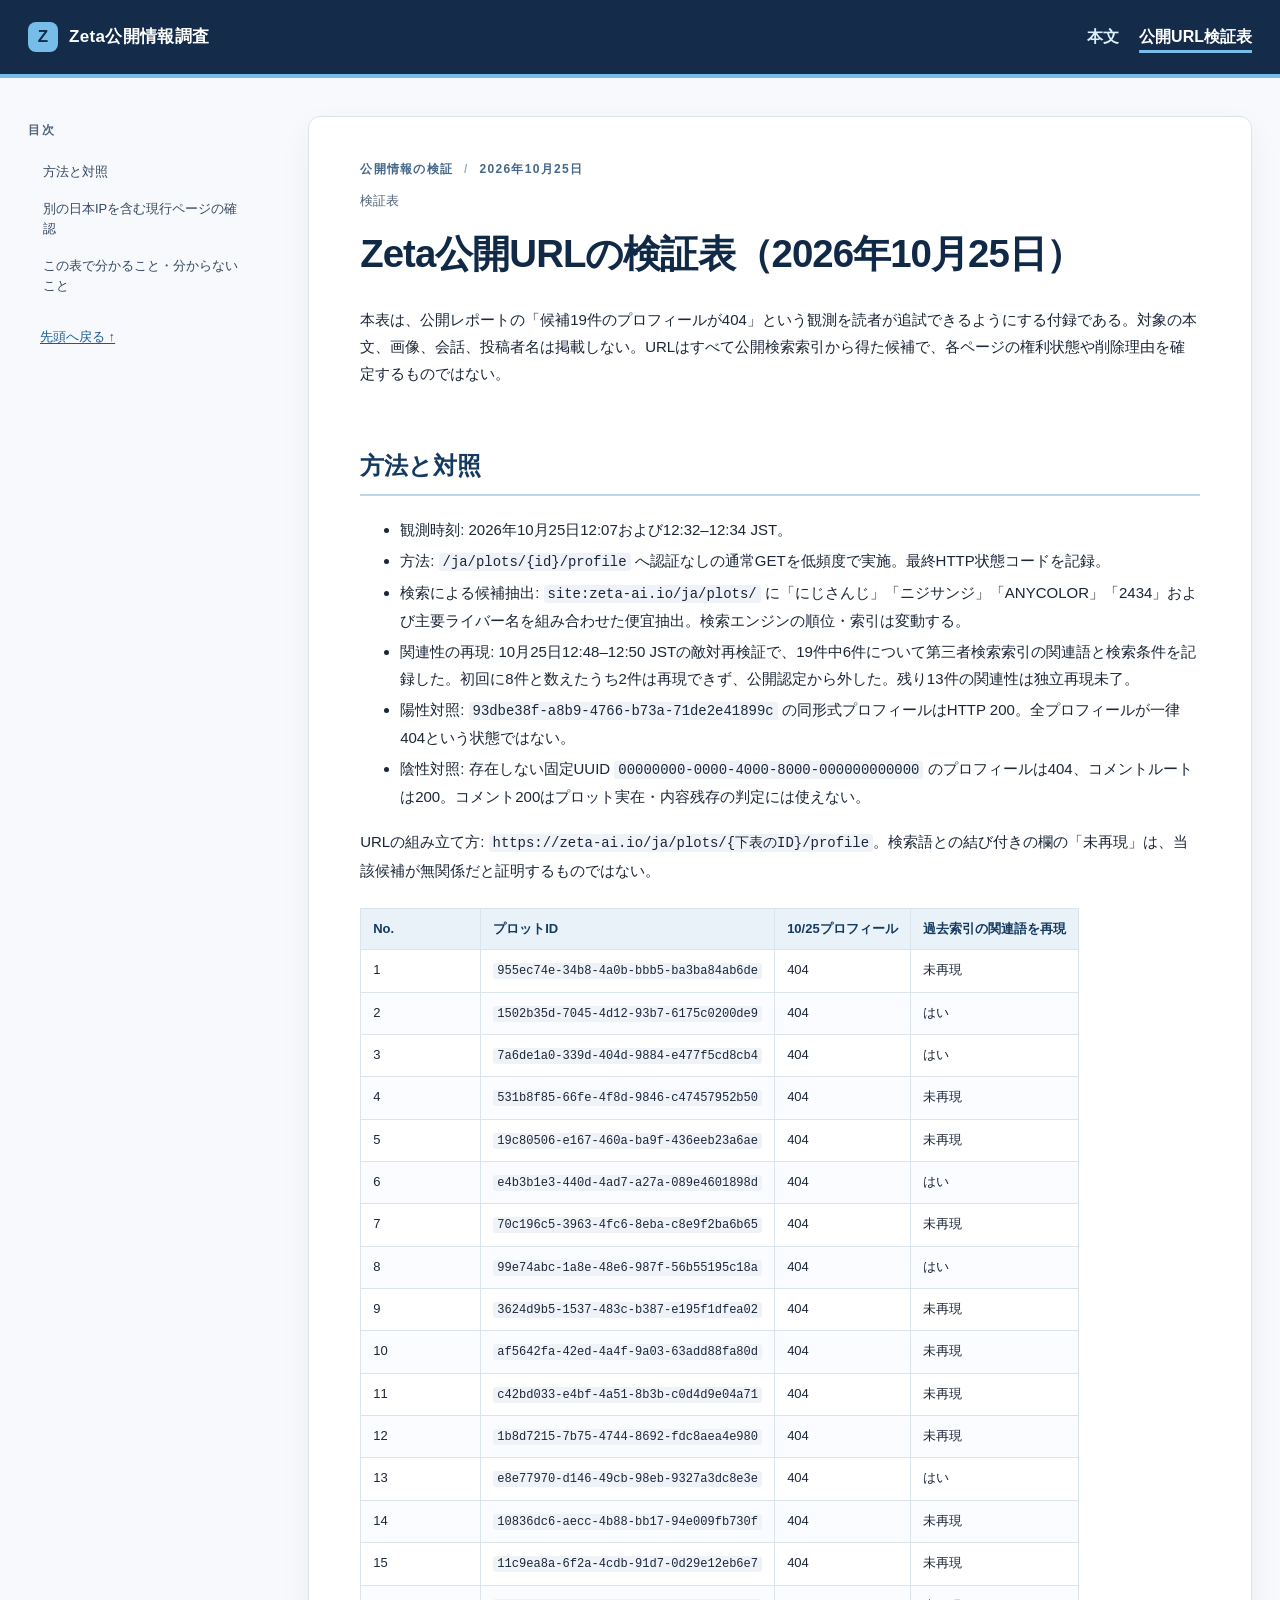
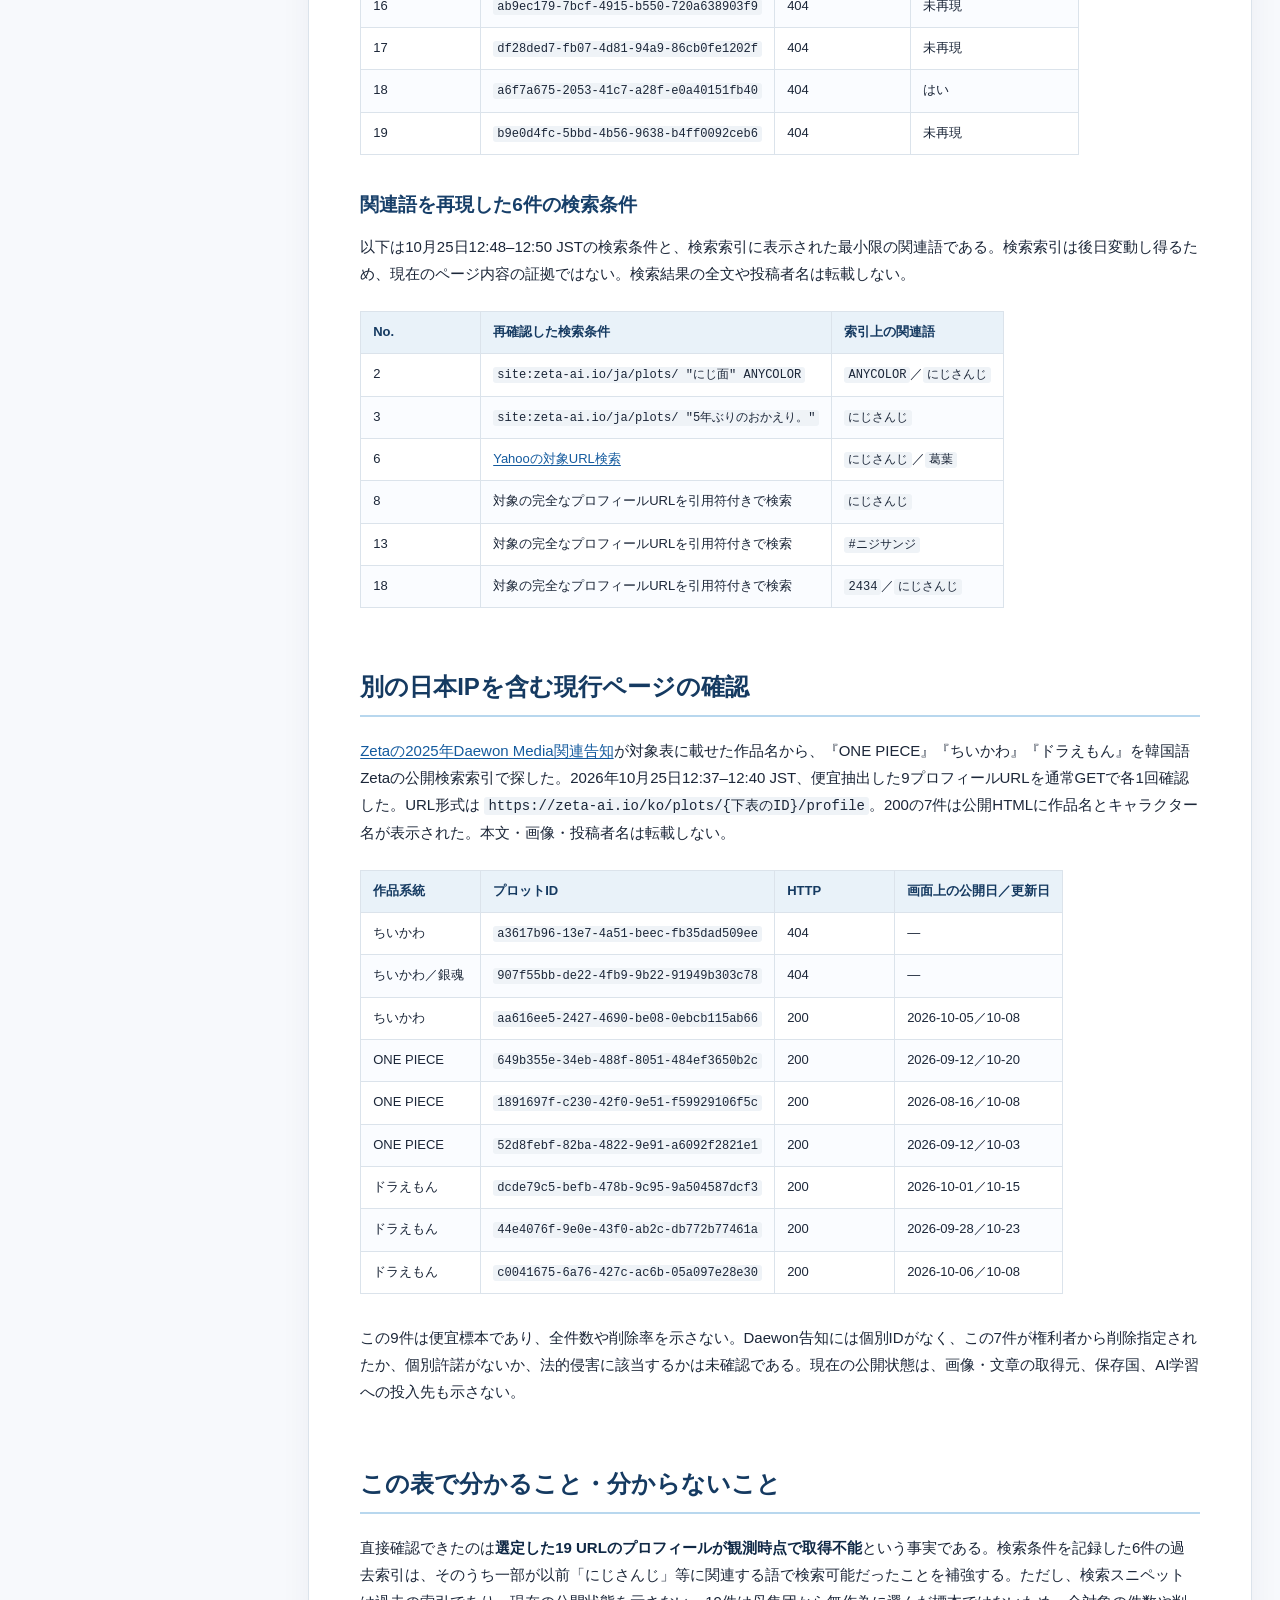
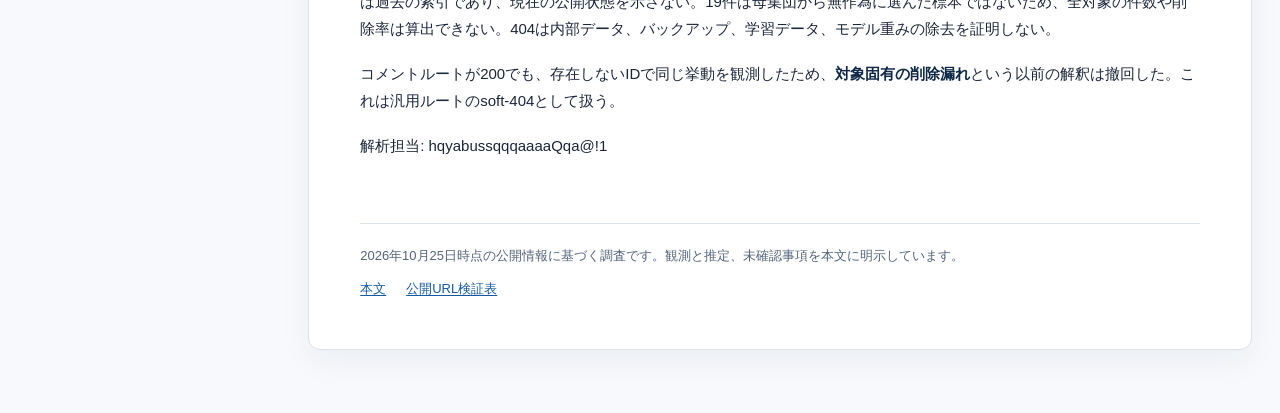
<file: verification.html>
<!doctype html>
<html lang="ja">
<head>
<meta charset="utf-8">
<meta name="viewport" content="width=device-width,initial-scale=1">
<meta name="description" content="Zetaの日本IP利用とAI学習について、公開資料・直接観測・未確認事項を区別した調査レポート。">
<meta http-equiv="Content-Security-Policy" content="default-src 'none'; style-src 'self'; img-src 'self' data:; base-uri 'none'; form-action 'none'">
<title>Zeta公開URLの検証表 | Zeta公開情報調査</title>
<link rel="stylesheet" href="site.css">
</head>
<body>
<a class="skip-link" href="#main">本文へ</a>
<header class="site-header"><div class="header-inner"><div class="brand"><span class="brand-mark" aria-hidden="true">Z</span><span>Zeta公開情報調査</span></div><nav class="top-nav" aria-label="ページ"><a href="./">本文</a><a aria-current="page" href="verification.html">公開URL検証表</a></nav></div></header>
<div class="page-shell">
<aside class="sidebar" aria-label="目次"><div class="sidebar-inner"><p class="sidebar-label">目次</p><nav><a href="#section-1">方法と対照</a>
<a href="#section-2">別の日本IPを含む現行ページの確認</a>
<a href="#section-3">この表で分かること・分からないこと</a></nav><a class="back-top" href="#title">先頭へ戻る ↑</a></div></aside>
<main id="main"><div class="eyebrow">公開情報の検証 <span aria-hidden="true">/</span> 2026年10月25日</div><p class="page-kind">検証表</p><details class="mobile-toc"><summary>目次を開く</summary><nav><a href="#section-1">方法と対照</a>
<a href="#section-2">別の日本IPを含む現行ページの確認</a>
<a href="#section-3">この表で分かること・分からないこと</a></nav></details><article class="report-body"><h1 id="title">Zeta公開URLの検証表（2026年10月25日）</h1>
<p>本表は、公開レポートの「候補19件のプロフィールが404」という観測を読者が追試できるようにする付録である。対象の本文、画像、会話、投稿者名は掲載しない。URLはすべて公開検索索引から得た候補で、各ページの権利状態や削除理由を確定するものではない。</p>
<h2 id="section-1">方法と対照</h2>
<ul>
<li>観測時刻: 2026年10月25日12:07および12:32–12:34 JST。</li>
<li>方法: <code>/ja/plots/{id}/profile</code> へ認証なしの通常GETを低頻度で実施。最終HTTP状態コードを記録。</li>
<li>検索による候補抽出: <code>site:zeta-ai.io/ja/plots/</code> に「にじさんじ」「ニジサンジ」「ANYCOLOR」「2434」および主要ライバー名を組み合わせた便宜抽出。検索エンジンの順位・索引は変動する。</li>
<li>関連性の再現: 10月25日12:48–12:50 JSTの敵対再検証で、19件中6件について第三者検索索引の関連語と検索条件を記録した。初回に8件と数えたうち2件は再現できず、公開認定から外した。残り13件の関連性は独立再現未了。</li>
<li>陽性対照: <code>93dbe38f-a8b9-4766-b73a-71de2e41899c</code> の同形式プロフィールはHTTP 200。全プロフィールが一律404という状態ではない。</li>
<li>陰性対照: 存在しない固定UUID <code>00000000-0000-4000-8000-000000000000</code> のプロフィールは404、コメントルートは200。コメント200はプロット実在・内容残存の判定には使えない。</li>
</ul>
<p>URLの組み立て方: <code>https://zeta-ai.io/ja/plots/{下表のID}/profile</code>。検索語との結び付きの欄の「未再現」は、当該候補が無関係だと証明するものではない。</p>
<table>
<thead>
<tr>
<th align="right">No.</th>
<th>プロットID</th>
<th align="right">10/25プロフィール</th>
<th>過去索引の関連語を再現</th>
</tr>
</thead>
<tbody><tr>
<td align="right">1</td>
<td><code>955ec74e-34b8-4a0b-bbb5-ba3ba84ab6de</code></td>
<td align="right">404</td>
<td>未再現</td>
</tr>
<tr>
<td align="right">2</td>
<td><code>1502b35d-7045-4d12-93b7-6175c0200de9</code></td>
<td align="right">404</td>
<td>はい</td>
</tr>
<tr>
<td align="right">3</td>
<td><code>7a6de1a0-339d-404d-9884-e477f5cd8cb4</code></td>
<td align="right">404</td>
<td>はい</td>
</tr>
<tr>
<td align="right">4</td>
<td><code>531b8f85-66fe-4f8d-9846-c47457952b50</code></td>
<td align="right">404</td>
<td>未再現</td>
</tr>
<tr>
<td align="right">5</td>
<td><code>19c80506-e167-460a-ba9f-436eeb23a6ae</code></td>
<td align="right">404</td>
<td>未再現</td>
</tr>
<tr>
<td align="right">6</td>
<td><code>e4b3b1e3-440d-4ad7-a27a-089e4601898d</code></td>
<td align="right">404</td>
<td>はい</td>
</tr>
<tr>
<td align="right">7</td>
<td><code>70c196c5-3963-4fc6-8eba-c8e9f2ba6b65</code></td>
<td align="right">404</td>
<td>未再現</td>
</tr>
<tr>
<td align="right">8</td>
<td><code>99e74abc-1a8e-48e6-987f-56b55195c18a</code></td>
<td align="right">404</td>
<td>はい</td>
</tr>
<tr>
<td align="right">9</td>
<td><code>3624d9b5-1537-483c-b387-e195f1dfea02</code></td>
<td align="right">404</td>
<td>未再現</td>
</tr>
<tr>
<td align="right">10</td>
<td><code>af5642fa-42ed-4a4f-9a03-63add88fa80d</code></td>
<td align="right">404</td>
<td>未再現</td>
</tr>
<tr>
<td align="right">11</td>
<td><code>c42bd033-e4bf-4a51-8b3b-c0d4d9e04a71</code></td>
<td align="right">404</td>
<td>未再現</td>
</tr>
<tr>
<td align="right">12</td>
<td><code>1b8d7215-7b75-4744-8692-fdc8aea4e980</code></td>
<td align="right">404</td>
<td>未再現</td>
</tr>
<tr>
<td align="right">13</td>
<td><code>e8e77970-d146-49cb-98eb-9327a3dc8e3e</code></td>
<td align="right">404</td>
<td>はい</td>
</tr>
<tr>
<td align="right">14</td>
<td><code>10836dc6-aecc-4b88-bb17-94e009fb730f</code></td>
<td align="right">404</td>
<td>未再現</td>
</tr>
<tr>
<td align="right">15</td>
<td><code>11c9ea8a-6f2a-4cdb-91d7-0d29e12eb6e7</code></td>
<td align="right">404</td>
<td>未再現</td>
</tr>
<tr>
<td align="right">16</td>
<td><code>ab9ec179-7bcf-4915-b550-720a638903f9</code></td>
<td align="right">404</td>
<td>未再現</td>
</tr>
<tr>
<td align="right">17</td>
<td><code>df28ded7-fb07-4d81-94a9-86cb0fe1202f</code></td>
<td align="right">404</td>
<td>未再現</td>
</tr>
<tr>
<td align="right">18</td>
<td><code>a6f7a675-2053-41c7-a28f-e0a40151fb40</code></td>
<td align="right">404</td>
<td>はい</td>
</tr>
<tr>
<td align="right">19</td>
<td><code>b9e0d4fc-5bbd-4b56-9638-b4ff0092ceb6</code></td>
<td align="right">404</td>
<td>未再現</td>
</tr>
</tbody></table>
<h3 id="subsection-1">関連語を再現した6件の検索条件</h3>
<p>以下は10月25日12:48–12:50 JSTの検索条件と、検索索引に表示された最小限の関連語である。検索索引は後日変動し得るため、現在のページ内容の証拠ではない。検索結果の全文や投稿者名は転載しない。</p>
<table>
<thead>
<tr>
<th align="right">No.</th>
<th>再確認した検索条件</th>
<th>索引上の関連語</th>
</tr>
</thead>
<tbody><tr>
<td align="right">2</td>
<td><code>site:zeta-ai.io/ja/plots/ &quot;にじ面&quot; ANYCOLOR</code></td>
<td><code>ANYCOLOR</code>／<code>にじさんじ</code></td>
</tr>
<tr>
<td align="right">3</td>
<td><code>site:zeta-ai.io/ja/plots/ &quot;5年ぶりのおかえり。&quot;</code></td>
<td><code>にじさんじ</code></td>
</tr>
<tr>
<td align="right">6</td>
<td><a href="https://search.yahoo.co.jp/search?p=https%3A%2F%2Fzeta-ai.io%2Fja%2Fplots%2Fe4b3b1e3-440d-4ad7-a27a-089e4601898d%2Fprofile">Yahooの対象URL検索</a></td>
<td><code>にじさんじ</code>／<code>葛葉</code></td>
</tr>
<tr>
<td align="right">8</td>
<td>対象の完全なプロフィールURLを引用符付きで検索</td>
<td><code>にじさんじ</code></td>
</tr>
<tr>
<td align="right">13</td>
<td>対象の完全なプロフィールURLを引用符付きで検索</td>
<td><code>#ニジサンジ</code></td>
</tr>
<tr>
<td align="right">18</td>
<td>対象の完全なプロフィールURLを引用符付きで検索</td>
<td><code>2434</code>／<code>にじさんじ</code></td>
</tr>
</tbody></table>
<h2 id="section-2">別の日本IPを含む現行ページの確認</h2>
<p><a href="https://zeta-ai.io/ko/announcements/5578">Zetaの2025年Daewon Media関連告知</a>が対象表に載せた作品名から、『ONE PIECE』『ちいかわ』『ドラえもん』を韓国語Zetaの公開検索索引で探した。2026年10月25日12:37–12:40 JST、便宜抽出した9プロフィールURLを通常GETで各1回確認した。URL形式は <code>https://zeta-ai.io/ko/plots/{下表のID}/profile</code>。200の7件は公開HTMLに作品名とキャラクター名が表示された。本文・画像・投稿者名は転載しない。</p>
<table>
<thead>
<tr>
<th>作品系統</th>
<th>プロットID</th>
<th align="right">HTTP</th>
<th>画面上の公開日／更新日</th>
</tr>
</thead>
<tbody><tr>
<td>ちいかわ</td>
<td><code>a3617b96-13e7-4a51-beec-fb35dad509ee</code></td>
<td align="right">404</td>
<td>—</td>
</tr>
<tr>
<td>ちいかわ／銀魂</td>
<td><code>907f55bb-de22-4fb9-9b22-91949b303c78</code></td>
<td align="right">404</td>
<td>—</td>
</tr>
<tr>
<td>ちいかわ</td>
<td><code>aa616ee5-2427-4690-be08-0ebcb115ab66</code></td>
<td align="right">200</td>
<td>2026-10-05／10-08</td>
</tr>
<tr>
<td>ONE PIECE</td>
<td><code>649b355e-34eb-488f-8051-484ef3650b2c</code></td>
<td align="right">200</td>
<td>2026-09-12／10-20</td>
</tr>
<tr>
<td>ONE PIECE</td>
<td><code>1891697f-c230-42f0-9e51-f59929106f5c</code></td>
<td align="right">200</td>
<td>2026-08-16／10-08</td>
</tr>
<tr>
<td>ONE PIECE</td>
<td><code>52d8febf-82ba-4822-9e91-a6092f2821e1</code></td>
<td align="right">200</td>
<td>2026-09-12／10-03</td>
</tr>
<tr>
<td>ドラえもん</td>
<td><code>dcde79c5-befb-478b-9c95-9a504587dcf3</code></td>
<td align="right">200</td>
<td>2026-10-01／10-15</td>
</tr>
<tr>
<td>ドラえもん</td>
<td><code>44e4076f-9e0e-43f0-ab2c-db772b77461a</code></td>
<td align="right">200</td>
<td>2026-09-28／10-23</td>
</tr>
<tr>
<td>ドラえもん</td>
<td><code>c0041675-6a76-427c-ac6b-05a097e28e30</code></td>
<td align="right">200</td>
<td>2026-10-06／10-08</td>
</tr>
</tbody></table>
<p>この9件は便宜標本であり、全件数や削除率を示さない。Daewon告知には個別IDがなく、この7件が権利者から削除指定されたか、個別許諾がないか、法的侵害に該当するかは未確認である。現在の公開状態は、画像・文章の取得元、保存国、AI学習への投入先も示さない。</p>
<h2 id="section-3">この表で分かること・分からないこと</h2>
<p>直接確認できたのは<strong>選定した19 URLのプロフィールが観測時点で取得不能</strong>という事実である。検索条件を記録した6件の過去索引は、そのうち一部が以前「にじさんじ」等に関連する語で検索可能だったことを補強する。ただし、検索スニペットは過去の索引であり、現在の公開状態を示さない。19件は母集団から無作為に選んだ標本ではないため、全対象の件数や削除率は算出できない。404は内部データ、バックアップ、学習データ、モデル重みの除去を証明しない。</p>
<p>コメントルートが200でも、存在しないIDで同じ挙動を観測したため、<strong>対象固有の削除漏れ</strong>という以前の解釈は撤回した。これは汎用ルートのsoft-404として扱う。</p>
<p>解析担当: hqyabussqqqaaaaQqa@!1</p>
</article><footer class="site-footer"><p>2026年10月25日時点の公開情報に基づく調査です。観測と推定、未確認事項を本文に明示しています。</p><nav aria-label="ページ末尾"><a href="./">本文</a><a aria-current="page" href="verification.html">公開URL検証表</a></nav></footer></main>
</div>
</body>
</html>
</file>
<file: site.css>
:root{color-scheme:light;--ink:#1b2638;--muted:#53647a;--line:#dbe3eb;--accent:#135a9e;--pale:#eef5fb;--paper:#fff}
*{box-sizing:border-box}
html{scroll-behavior:smooth}
body{margin:0;background:#f7f9fc;color:var(--ink);font-family:-apple-system,BlinkMacSystemFont,"Hiragino Kaku Gothic ProN","Noto Sans JP","Yu Gothic",Meiryo,sans-serif;line-height:1.8}
a{color:var(--accent);text-underline-offset:.15em}
a:hover{text-decoration-thickness:2px}
a:focus-visible,summary:focus-visible{outline:3px solid #f4b63d;outline-offset:3px}
.skip-link{position:absolute;left:12px;top:-50px;padding:8px 12px;background:#fff;z-index:20}.skip-link:focus{top:10px}
.site-header{background:#142b49;color:#fff;border-bottom:4px solid #77bde9}
.header-inner{max-width:1320px;margin:auto;min-height:74px;padding:10px 28px;display:flex;align-items:center;justify-content:space-between;gap:24px}
.brand{display:flex;align-items:center;gap:11px;font-size:17px;font-weight:750;letter-spacing:.02em;white-space:nowrap}
.brand-mark{display:grid;place-items:center;width:30px;height:30px;background:#77bde9;color:#142b49;border-radius:8px;font-weight:900}
.top-nav,.site-footer nav{display:flex;gap:20px;flex-wrap:wrap}
.top-nav a{color:#dceffc;text-decoration:none;font-weight:650}.top-nav a[aria-current="page"]{color:#fff;text-decoration:underline;text-decoration-color:#77bde9;text-decoration-thickness:3px;text-underline-offset:8px}
.page-shell{display:grid;grid-template-columns:240px minmax(0,1fr);gap:40px;max-width:1320px;margin:0 auto;padding:38px 28px 88px}
.sidebar-inner{position:sticky;top:26px;max-height:calc(100vh - 52px);overflow:auto;padding:4px 10px 24px 0}
.sidebar-label{font-size:12px;font-weight:800;letter-spacing:.16em;color:var(--muted);margin:0 0 12px}
.sidebar nav,.mobile-toc nav{display:flex;flex-direction:column;gap:2px}
.sidebar nav a,.mobile-toc nav a{display:block;padding:8px 12px;border-left:3px solid transparent;color:#344861;text-decoration:none;font-size:13px;line-height:1.5}
.sidebar nav a:hover,.mobile-toc nav a:hover{border-color:#77bde9;background:#eaf3fa;color:#123d68}
.back-top{display:inline-block;margin:22px 0 0 12px;font-size:13px}
main{min-width:0;background:var(--paper);border:1px solid var(--line);border-radius:12px;box-shadow:0 12px 32px rgba(24,48,77,.05);padding:42px clamp(22px,4vw,66px) 48px}
.eyebrow{color:#44678a;font-size:12px;font-weight:800;letter-spacing:.11em}.eyebrow span{padding:0 6px;color:#9db0c5}
.page-kind{font-size:13px;color:var(--muted);margin:8px 0 16px}.mobile-toc{display:none}
.report-body{font-size:15px;overflow-wrap:anywhere}
.report-body h1{font-size:clamp(29px,3vw,40px);line-height:1.36;letter-spacing:-.025em;margin:0 0 26px;color:#102946}
.report-body h2{font-size:24px;line-height:1.45;margin:62px 0 20px;padding:0 0 10px;border-bottom:2px solid #b8d7ee;color:#153a61;scroll-margin-top:20px}
.report-body h3{font-size:19px;line-height:1.5;margin:36px 0 14px;color:#173f69;scroll-margin-top:20px}
.report-body p,.report-body ul,.report-body ol{margin:0 0 18px}.report-body li{margin:4px 0}.report-body li>p{margin-bottom:6px}
.report-body strong{color:#102946}.report-body blockquote{margin:24px 0;padding:14px 18px;background:var(--pale);border-left:4px solid #4e99d0}.report-body blockquote p:last-child{margin-bottom:0}
.report-body table{display:block;max-width:100%;overflow-x:auto;border-collapse:collapse;margin:24px 0 30px;font-size:13px;line-height:1.6}
.report-body th,.report-body td{border:1px solid var(--line);padding:10px 12px;text-align:left;vertical-align:top;min-width:120px}
.report-body th{background:#e9f2f9;color:#153a61;font-weight:750}.report-body tr:nth-child(even) td{background:#fafcff}
.report-body code{padding:1px 4px;border-radius:3px;background:#eff3f7;font-size:.93em}.report-body pre{overflow:auto;padding:14px;background:#eff3f7;border-radius:6px}.report-body pre code{padding:0}
.report-body hr{border:0;border-top:1px solid var(--line);margin:30px 0}
.site-footer{border-top:1px solid var(--line);margin-top:64px;padding-top:20px;color:var(--muted);font-size:13px}.site-footer p{margin:0 0 10px}
@media(max-width:900px){.page-shell{display:block;padding:20px 16px 56px}.sidebar{display:none}main{padding:28px 22px}.mobile-toc{display:block;border:1px solid var(--line);border-radius:7px;margin:0 0 30px;padding:9px 12px;background:#f8fbfe}.mobile-toc summary{cursor:pointer;font-weight:700}.mobile-toc nav{padding-top:8px}}
@media(max-width:560px){.header-inner{align-items:flex-start;flex-direction:column;gap:7px;padding:12px 16px}.top-nav{gap:16px;font-size:13px}.page-shell{padding:12px 8px 44px}main{padding:20px 16px;border-radius:6px}.report-body{font-size:14px}.report-body h2{font-size:21px;margin-top:46px}.report-body h3{font-size:17px}.report-body th,.report-body td{min-width:100px;padding:8px}}
@media print{body{background:#fff}.site-header,.sidebar,.mobile-toc,.site-footer,.skip-link{display:none!important}.page-shell{display:block;padding:0}main{border:0;box-shadow:none;padding:0}.report-body a{color:#000}}
</file>
